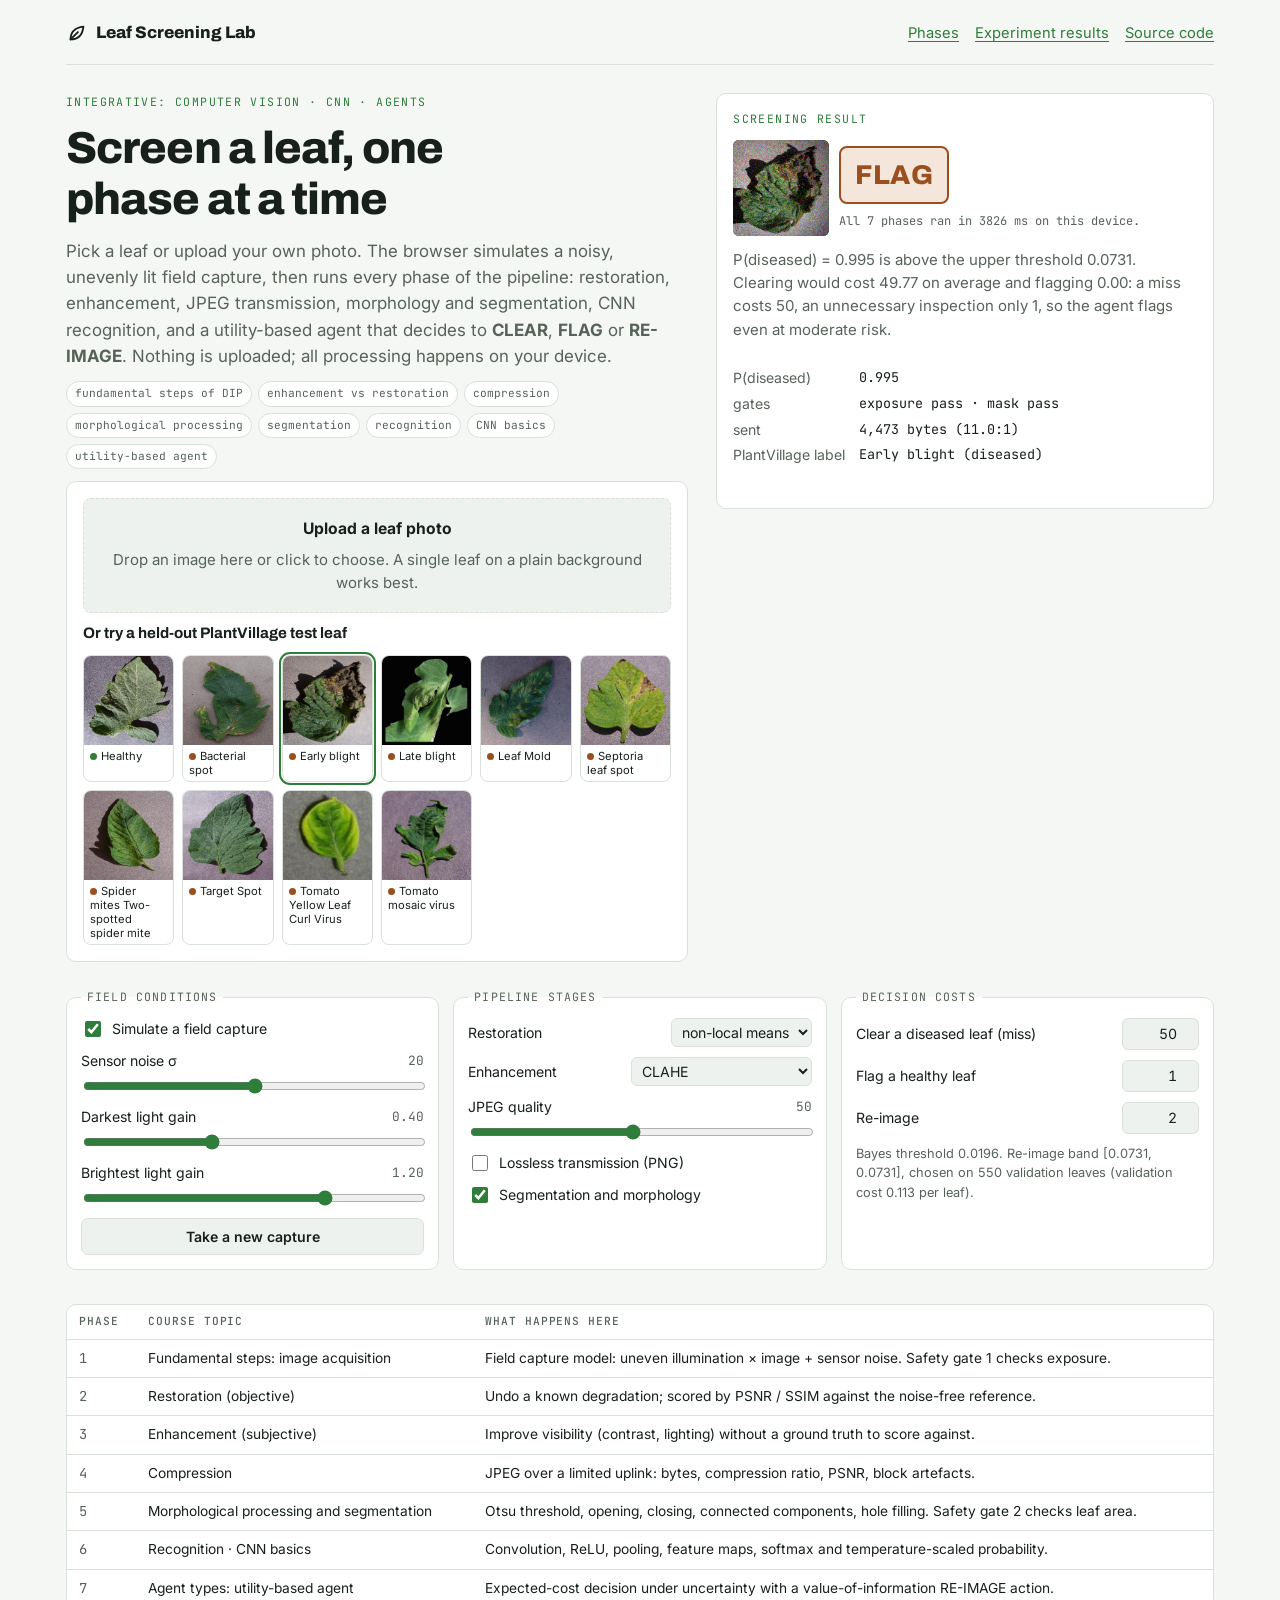
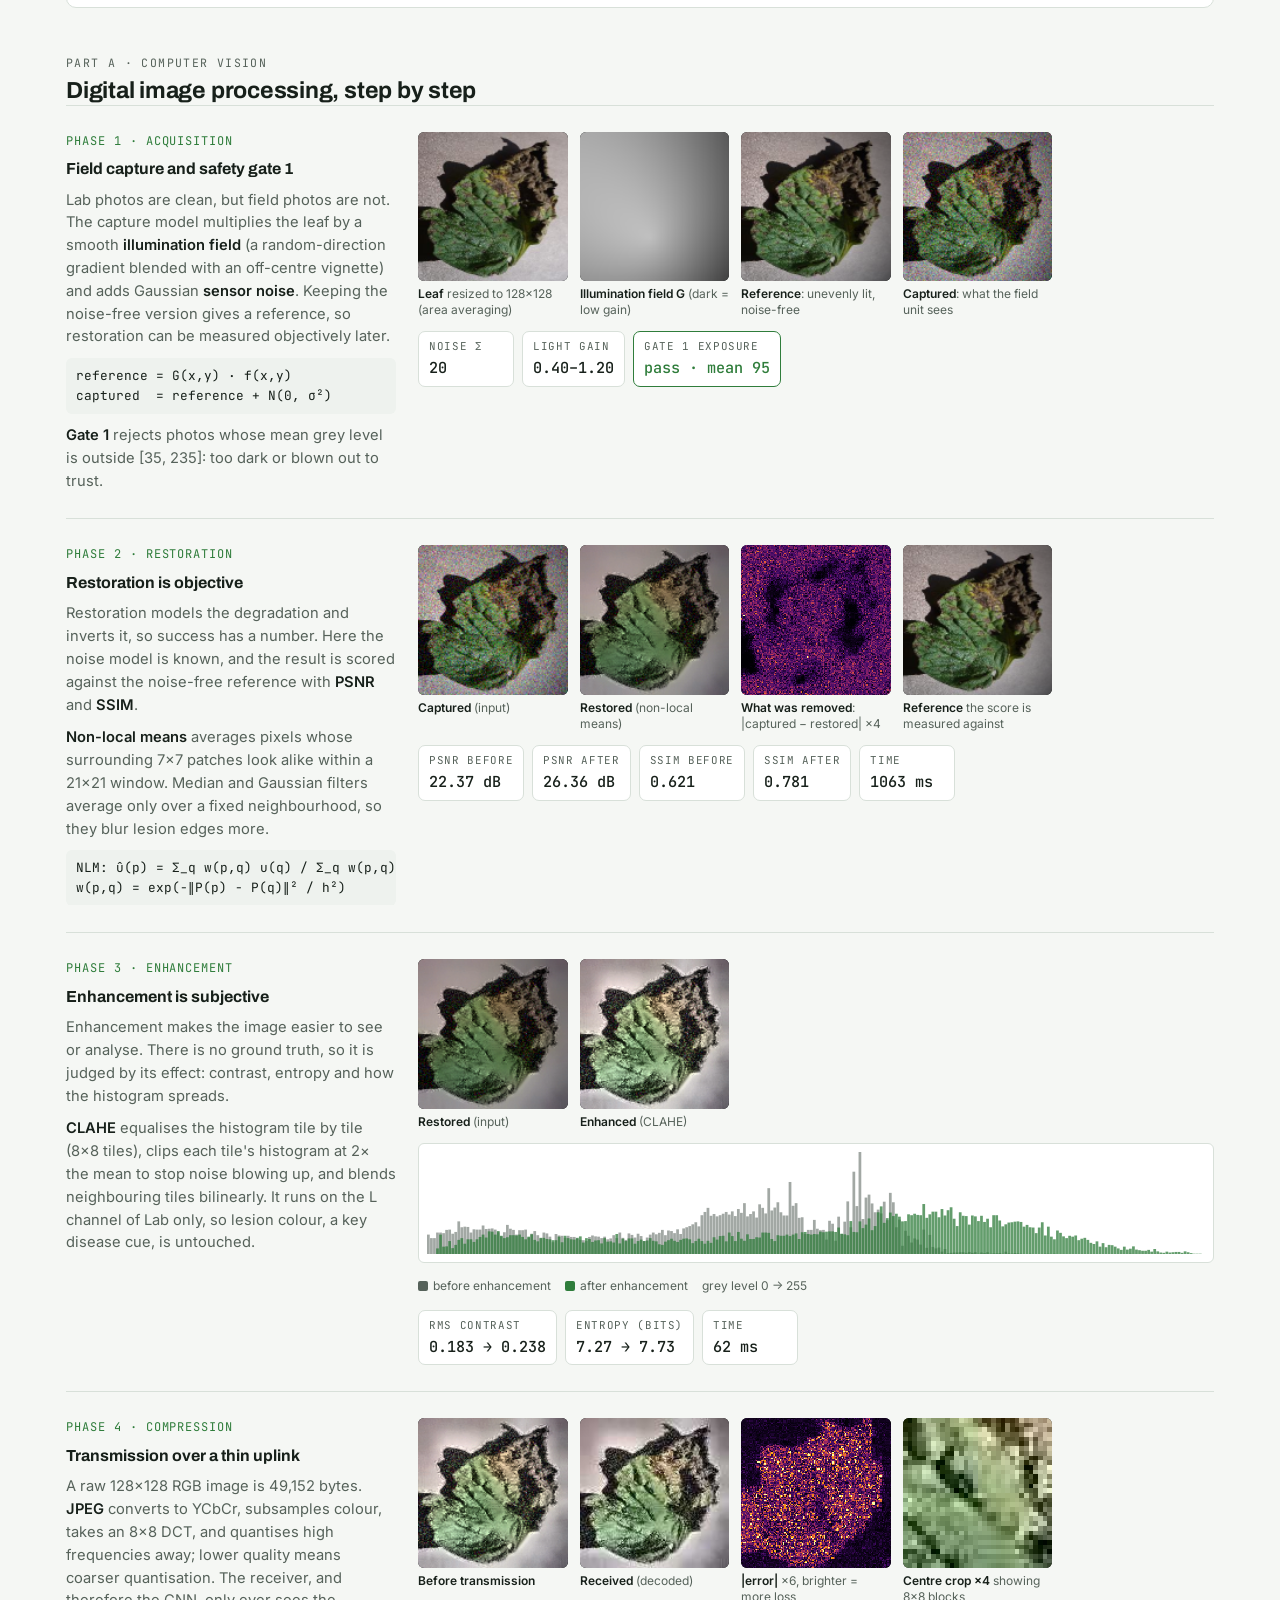
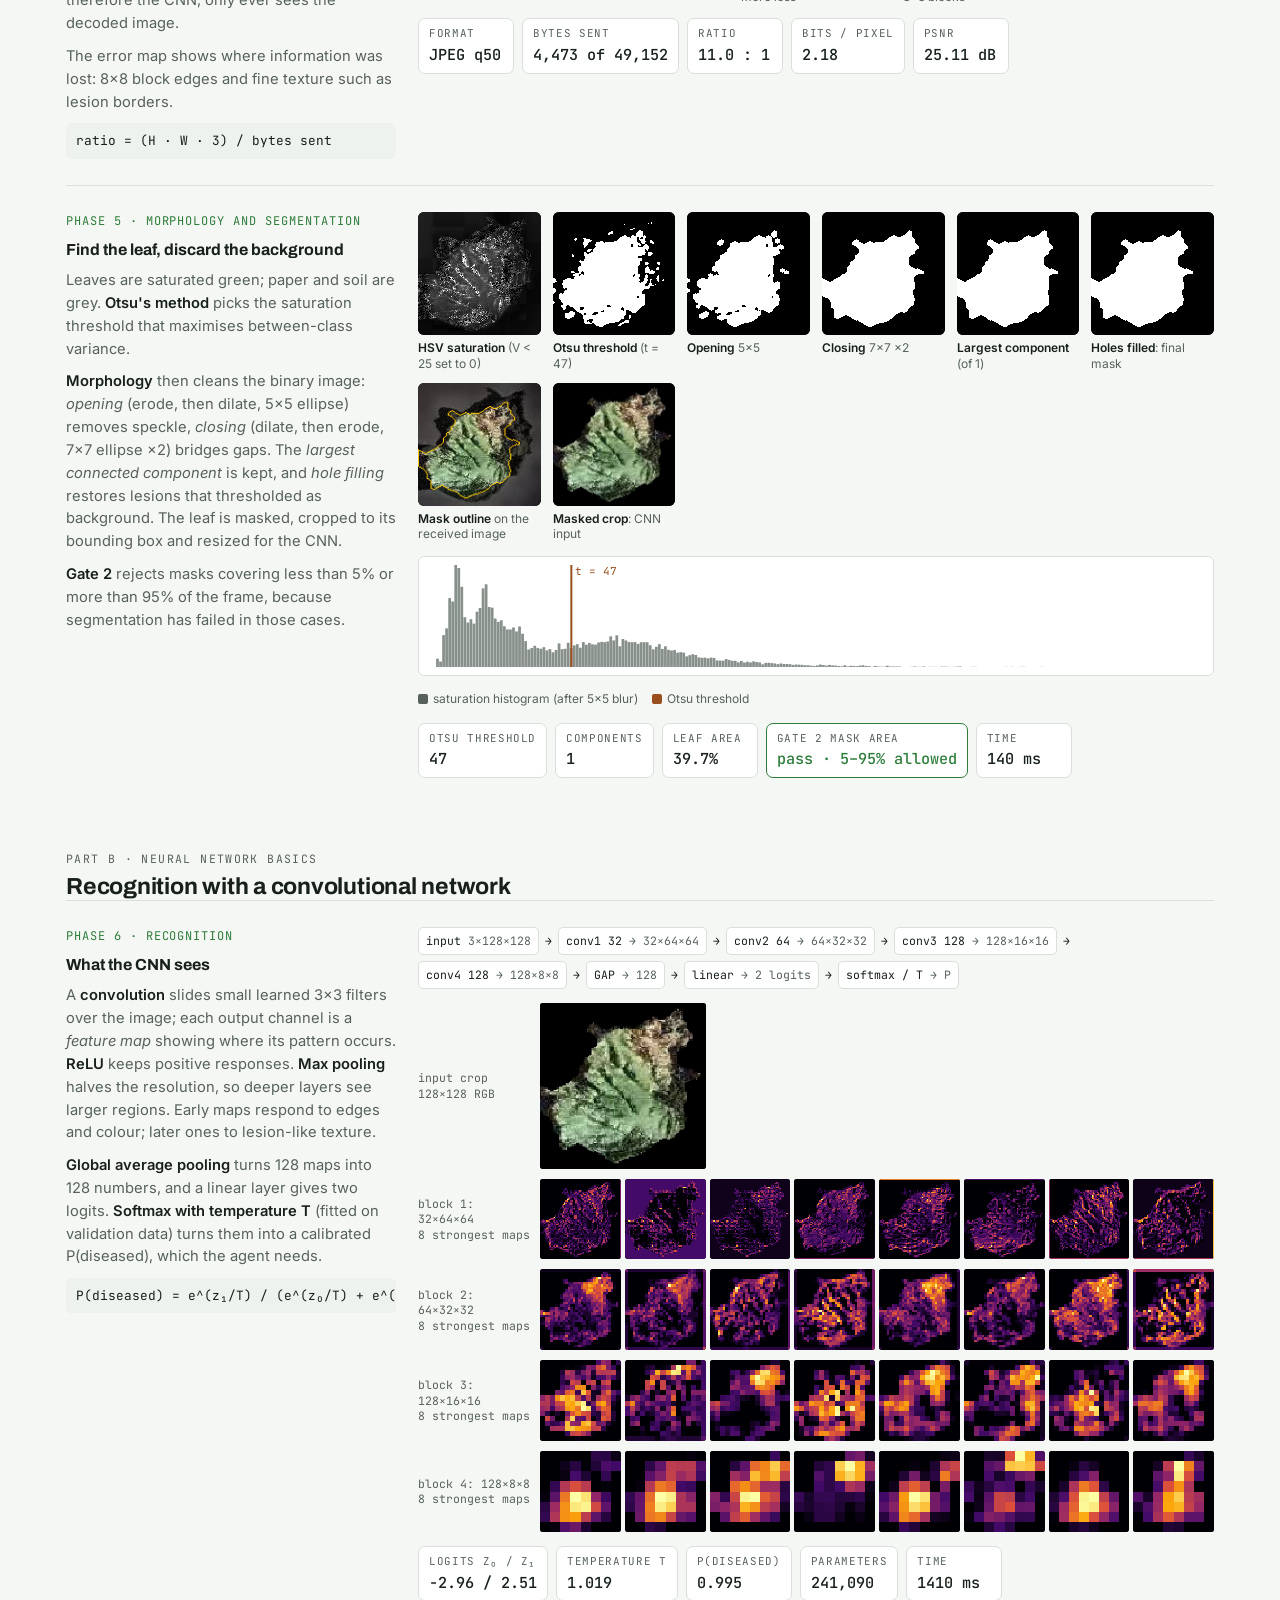
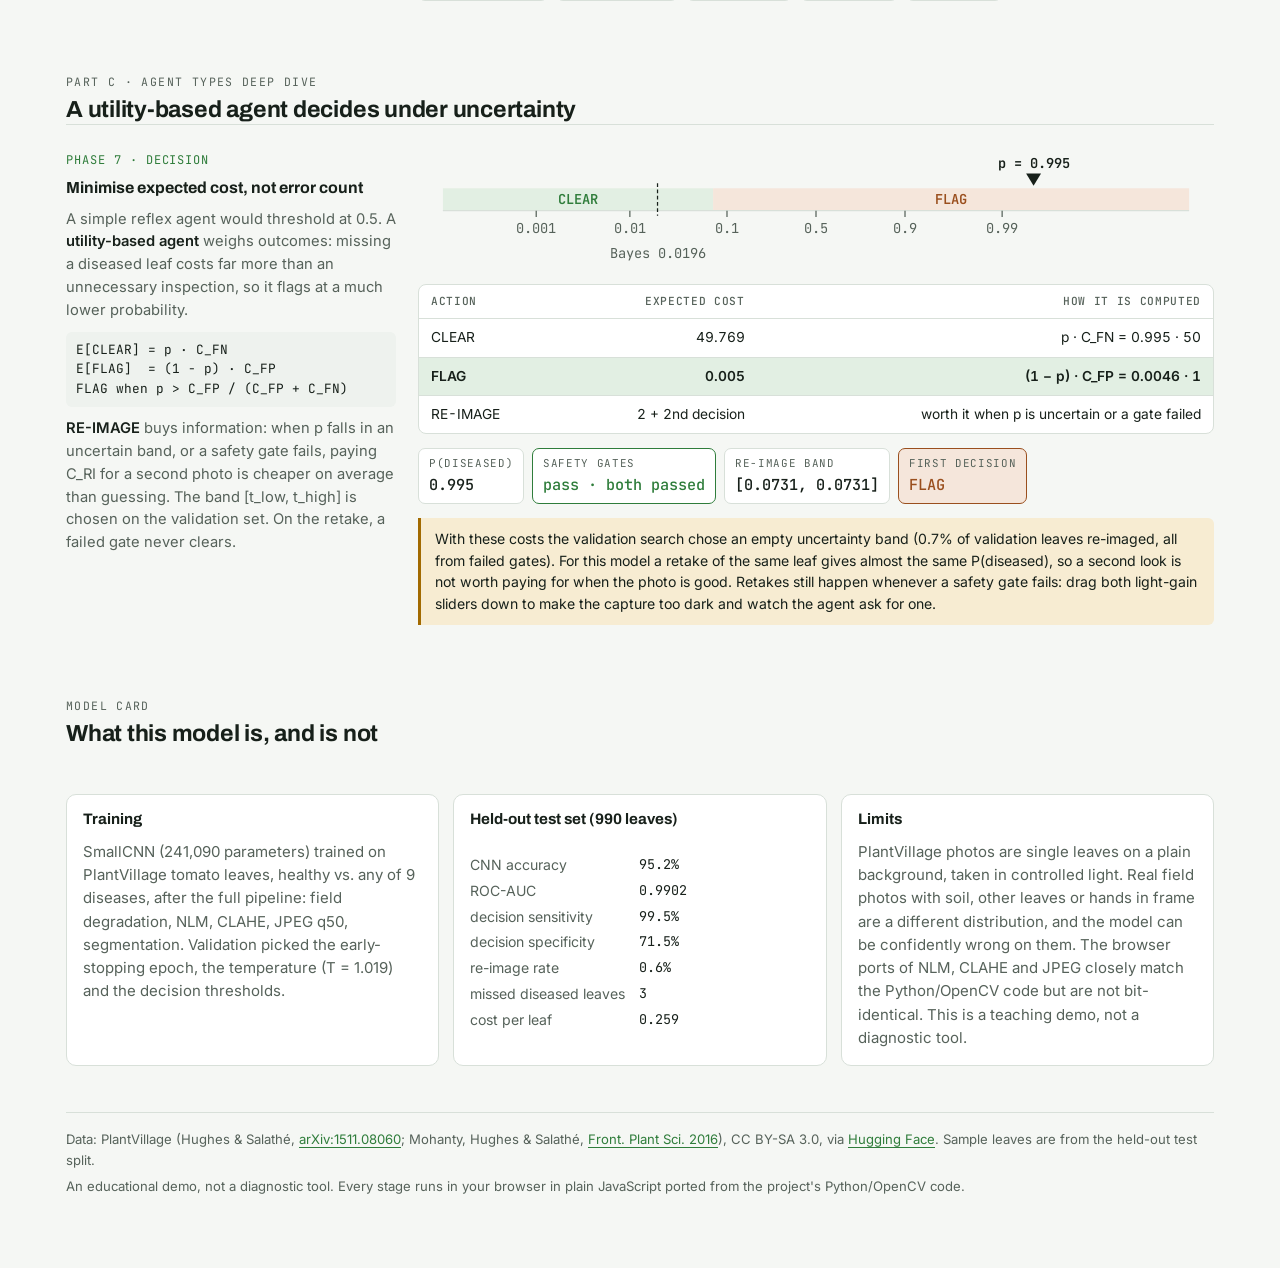
<file: docs/index.html>
<!doctype html>
<html lang="en">
<head>
<meta charset="utf-8">
<meta name="viewport" content="width=device-width, initial-scale=1, viewport-fit=cover">
<title>Leaf Screening Lab</title>
<meta name="description" content="Screen a leaf photo step by step in your browser: restoration, enhancement, JPEG compression, morphology, segmentation, a CNN and a utility-based CLEAR / FLAG / RE-IMAGE agent.">
<link rel="preconnect" href="https://fonts.googleapis.com">
<link rel="preconnect" href="https://fonts.gstatic.com" crossorigin>
<link rel="stylesheet" href="https://fonts.googleapis.com/css2?family=Archivo:wght@500;700;800&family=Inter:wght@400;500;600&family=JetBrains+Mono:wght@400;500&display=swap">
<link rel="stylesheet" href="css/app.css">
<link rel="icon" href="data:image/svg+xml,%3Csvg xmlns='http://www.w3.org/2000/svg' viewBox='0 0 24 24'%3E%3Cpath d='M5 19c0-8 5-13 14-14-1 9-6 14-14 14z' fill='%232f7d3b'/%3E%3C/svg%3E">
</head>
<body>
<div class="wrap">

<div class="top">
  <div class="brand">
    <svg viewBox="0 0 24 24" aria-hidden="true"><path d="M5 19c0-8 5-13 14-14-1 9-6 14-14 14z" fill="none" stroke="currentColor" stroke-width="2" stroke-linejoin="round"/><path d="M5 19 13 11" stroke="currentColor" stroke-width="2" stroke-linecap="round"/></svg>
    Leaf Screening Lab
  </div>
  <nav>
    <a href="#phase-1">Phases</a>
    <a href="results.html">Experiment results</a>
    <a href="https://github.com/sanskrit-adk/plant-screening-pipeline" target="_blank" rel="noopener">Source code</a>
  </nav>
</div>

<!-- ============================ Workbench ============================ -->
<section class="hero">
  <div class="intro">
    <span class="eyebrow">Integrative: computer vision · CNN · agents</span>
    <h1>Screen a leaf, one phase at a time</h1>
    <p class="lede">Pick a leaf or upload your own photo. The browser simulates a noisy, unevenly lit field capture, then runs every phase of the pipeline: restoration, enhancement, JPEG transmission, morphology and segmentation, CNN recognition, and a utility-based agent that decides to <strong>CLEAR</strong>, <strong>FLAG</strong> or <strong>RE-IMAGE</strong>. Nothing is uploaded; all processing happens on your device.</p>
    <div class="topics">
      <span class="topic">fundamental steps of DIP</span><span class="topic">enhancement vs restoration</span>
      <span class="topic">compression</span><span class="topic">morphological processing</span>
      <span class="topic">segmentation</span><span class="topic">recognition</span>
      <span class="topic">CNN basics</span><span class="topic">utility-based agent</span>
    </div>

    <div class="panel">
      <label class="drop" id="drop" for="file">
        <input type="file" id="file" accept="image/*">
        <strong>Upload a leaf photo</strong>
        <span class="muted">Drop an image here or click to choose. A single leaf on a plain background works best.</span>
      </label>
      <h3>Or try a held-out PlantVillage test leaf</h3>
      <div class="samples" id="samples"></div>
    </div>
  </div>

  <aside class="panel verdict" aria-live="polite">
    <span class="eyebrow">Screening result</span>
    <div class="preview">
      <canvas id="v-thumb" width="128" height="128" aria-label="Captured leaf"></canvas>
      <div style="display:flex;flex-direction:column;gap:8px;min-width:0">
        <span class="badge idle" id="v-badge">Waiting</span>
        <span class="status" id="v-status">Loading the model…</span>
      </div>
    </div>
    <p id="v-reason" class="muted">Choose a leaf to start.</p>
    <dl class="kv" id="v-kv"></dl>
    <div id="v-second"></div>
  </aside>
</section>

<!-- ============================ Controls ============================ -->
<div class="controls">
  <fieldset>
    <legend>Field conditions</legend>
    <label class="check"><input type="checkbox" id="c-sim" checked> Simulate a field capture</label>
    <div class="row"><label for="c-sigma">Sensor noise σ</label><output id="o-sigma">20</output><input type="range" id="c-sigma" min="0" max="40" step="1" value="20"></div>
    <div class="row"><label for="c-imin">Darkest light gain</label><output id="o-imin">0.40</output><input type="range" id="c-imin" min="0.05" max="1" step="0.01" value="0.4"></div>
    <div class="row"><label for="c-imax">Brightest light gain</label><output id="o-imax">1.20</output><input type="range" id="c-imax" min="0.2" max="1.6" step="0.01" value="1.2"></div>
    <button class="btn" id="c-reroll" type="button">Take a new capture</button>
  </fieldset>
  <fieldset>
    <legend>Pipeline stages</legend>
    <div class="row"><label for="c-restore">Restoration</label>
      <select id="c-restore"><option value="none">off</option><option value="gaussian">Gaussian 5×5</option><option value="median">median 5×5</option><option value="bilateral">bilateral</option><option value="nlm" selected>non-local means</option></select></div>
    <div class="row"><label for="c-enhance">Enhancement</label>
      <select id="c-enhance"><option value="none">off</option><option value="clahe" selected>CLAHE</option><option value="histeq">histogram equalisation</option><option value="gamma">gamma 0.7</option></select></div>
    <div class="row"><label for="c-q">JPEG quality</label><output id="o-q">50</output><input type="range" id="c-q" min="5" max="100" step="1" value="50"></div>
    <label class="check"><input type="checkbox" id="c-lossless"> Lossless transmission (PNG)</label>
    <label class="check"><input type="checkbox" id="c-seg" checked> Segmentation and morphology</label>
  </fieldset>
  <fieldset>
    <legend>Decision costs</legend>
    <div class="row"><label for="c-fn">Clear a diseased leaf (miss)</label><input type="number" id="c-fn" min="1" max="1000" step="1" value="50"></div>
    <div class="row"><label for="c-fp">Flag a healthy leaf</label><input type="number" id="c-fp" min="0.1" max="100" step="0.1" value="1"></div>
    <div class="row"><label for="c-ri">Re-image</label><input type="number" id="c-ri" min="0" max="100" step="0.1" value="2"></div>
    <p class="muted" style="font-size:0.8rem" id="o-thr">Thresholds are re-chosen on the validation set whenever the costs change.</p>
  </fieldset>
</div>

<!-- ============================ Course map ============================ -->
<div class="map">
  <table>
    <thead><tr><th>Phase</th><th>Course topic</th><th>What happens here</th></tr></thead>
    <tbody>
      <tr><td>1</td><td>Fundamental steps: image acquisition</td><td>Field capture model: uneven illumination × image + sensor noise. Safety gate 1 checks exposure.</td></tr>
      <tr><td>2</td><td>Restoration (objective)</td><td>Undo a known degradation; scored by PSNR / SSIM against the noise-free reference.</td></tr>
      <tr><td>3</td><td>Enhancement (subjective)</td><td>Improve visibility (contrast, lighting) without a ground truth to score against.</td></tr>
      <tr><td>4</td><td>Compression</td><td>JPEG over a limited uplink: bytes, compression ratio, PSNR, block artefacts.</td></tr>
      <tr><td>5</td><td>Morphological processing and segmentation</td><td>Otsu threshold, opening, closing, connected components, hole filling. Safety gate 2 checks leaf area.</td></tr>
      <tr><td>6</td><td>Recognition · CNN basics</td><td>Convolution, ReLU, pooling, feature maps, softmax and temperature-scaled probability.</td></tr>
      <tr><td>7</td><td>Agent types: utility-based agent</td><td>Expected-cost decision under uncertainty with a value-of-information RE-IMAGE action.</td></tr>
    </tbody>
  </table>
</div>

<!-- ============================ Part A: computer vision ============================ -->
<div class="part">
  <span class="eyebrow">Part A · Computer vision</span>
  <h2>Digital image processing, step by step</h2>
</div>

<section class="phase" id="phase-1">
  <div class="txt">
    <span class="num">PHASE 1 · ACQUISITION</span>
    <h3>Field capture and safety gate 1</h3>
    <p>Lab photos are clean, but field photos are not. The capture model multiplies the leaf by a smooth <strong>illumination field</strong> (a random-direction gradient blended with an off-centre vignette) and adds Gaussian <strong>sensor noise</strong>. Keeping the noise-free version gives a reference, so restoration can be measured objectively later.</p>
    <div class="formula">reference = G(x,y) · f(x,y)
captured  = reference + N(0, σ²)</div>
    <p><strong>Gate 1</strong> rejects photos whose mean grey level is outside [35, 235]: too dark or blown out to trust.</p>
  </div>
  <div class="viz">
    <div class="plates">
      <figure class="pl"><canvas id="p1-clean" width="128" height="128" class="smooth"></canvas><figcaption><b>Leaf</b> resized to 128×128 (area averaging)</figcaption></figure>
      <figure class="pl"><canvas id="p1-illum" width="128" height="128"></canvas><figcaption><b>Illumination field G</b> (dark = low gain)</figcaption></figure>
      <figure class="pl"><canvas id="p1-ref" width="128" height="128" class="smooth"></canvas><figcaption><b>Reference</b>: unevenly lit, noise-free</figcaption></figure>
      <figure class="pl"><canvas id="p1-cap" width="128" height="128" class="smooth"></canvas><figcaption><b>Captured</b>: what the field unit sees</figcaption></figure>
    </div>
    <div class="chips" id="p1-chips"></div>
  </div>
</section>

<section class="phase" id="phase-2">
  <div class="txt">
    <span class="num">PHASE 2 · RESTORATION</span>
    <h3>Restoration is objective</h3>
    <p>Restoration models the degradation and inverts it, so success has a number. Here the noise model is known, and the result is scored against the noise-free reference with <strong>PSNR</strong> and <strong>SSIM</strong>.</p>
    <p><strong>Non-local means</strong> averages pixels whose surrounding 7×7 patches look alike within a 21×21 window. Median and Gaussian filters average only over a fixed neighbourhood, so they blur lesion edges more.</p>
    <div class="formula">NLM: û(p) = Σ_q w(p,q) u(q) / Σ_q w(p,q)
w(p,q) = exp(−‖P(p) − P(q)‖² / h²)</div>
  </div>
  <div class="viz">
    <div class="plates">
      <figure class="pl"><canvas id="p2-in" width="128" height="128" class="smooth"></canvas><figcaption><b>Captured</b> (input)</figcaption></figure>
      <figure class="pl"><canvas id="p2-out" width="128" height="128" class="smooth"></canvas><figcaption><b>Restored</b> <span id="p2-method"></span></figcaption></figure>
      <figure class="pl"><canvas id="p2-removed" width="128" height="128"></canvas><figcaption><b>What was removed</b>: |captured − restored| ×4</figcaption></figure>
      <figure class="pl"><canvas id="p2-ref" width="128" height="128" class="smooth"></canvas><figcaption><b>Reference</b> the score is measured against</figcaption></figure>
    </div>
    <div class="chips" id="p2-chips"></div>
  </div>
</section>

<section class="phase" id="phase-3">
  <div class="txt">
    <span class="num">PHASE 3 · ENHANCEMENT</span>
    <h3>Enhancement is subjective</h3>
    <p>Enhancement makes the image easier to see or analyse. There is no ground truth, so it is judged by its effect: contrast, entropy and how the histogram spreads.</p>
    <p><strong>CLAHE</strong> equalises the histogram tile by tile (8×8 tiles), clips each tile's histogram at 2× the mean to stop noise blowing up, and blends neighbouring tiles bilinearly. It runs on the L channel of Lab only, so lesion colour, a key disease cue, is untouched.</p>
  </div>
  <div class="viz">
    <div class="plates">
      <figure class="pl"><canvas id="p3-in" width="128" height="128" class="smooth"></canvas><figcaption><b>Restored</b> (input)</figcaption></figure>
      <figure class="pl"><canvas id="p3-out" width="128" height="128" class="smooth"></canvas><figcaption><b>Enhanced</b> <span id="p3-method"></span></figcaption></figure>
    </div>
    <canvas class="chart" id="p3-hist" width="720" height="120" aria-label="Grey-level histogram before and after enhancement"></canvas>
    <div class="legend2"><span><i style="background:var(--muted)"></i>before enhancement</span><span><i style="background:var(--leaf)"></i>after enhancement</span><span>grey level 0 → 255</span></div>
    <div class="chips" id="p3-chips"></div>
  </div>
</section>

<section class="phase" id="phase-4">
  <div class="txt">
    <span class="num">PHASE 4 · COMPRESSION</span>
    <h3>Transmission over a thin uplink</h3>
    <p>A raw 128×128 RGB image is 49,152 bytes. <strong>JPEG</strong> converts to YCbCr, subsamples colour, takes an 8×8 DCT, and quantises high frequencies away; lower quality means coarser quantisation. The receiver, and therefore the CNN, only ever sees the decoded image.</p>
    <p>The error map shows where information was lost: 8×8 block edges and fine texture such as lesion borders.</p>
    <div class="formula">ratio = (H · W · 3) / bytes sent</div>
  </div>
  <div class="viz">
    <div class="plates">
      <figure class="pl"><canvas id="p4-in" width="128" height="128" class="smooth"></canvas><figcaption><b>Before transmission</b></figcaption></figure>
      <figure class="pl"><canvas id="p4-out" width="128" height="128" class="smooth"></canvas><figcaption><b>Received</b> (decoded)</figcaption></figure>
      <figure class="pl"><canvas id="p4-err" width="128" height="128"></canvas><figcaption><b>|error|</b> ×6, brighter = more loss</figcaption></figure>
      <figure class="pl"><canvas id="p4-zoom" width="128" height="128"></canvas><figcaption><b>Centre crop ×4</b> showing 8×8 blocks</figcaption></figure>
    </div>
    <div class="chips" id="p4-chips"></div>
  </div>
</section>

<section class="phase" id="phase-5">
  <div class="txt">
    <span class="num">PHASE 5 · MORPHOLOGY AND SEGMENTATION</span>
    <h3>Find the leaf, discard the background</h3>
    <p>Leaves are saturated green; paper and soil are grey. <strong>Otsu's method</strong> picks the saturation threshold that maximises between-class variance.</p>
    <p><strong>Morphology</strong> then cleans the binary image: <em>opening</em> (erode, then dilate, 5×5 ellipse) removes speckle, <em>closing</em> (dilate, then erode, 7×7 ellipse ×2) bridges gaps. The <em>largest connected component</em> is kept, and <em>hole filling</em> restores lesions that thresholded as background. The leaf is masked, cropped to its bounding box and resized for the CNN.</p>
    <p><strong>Gate 2</strong> rejects masks covering less than 5% or more than 95% of the frame, because segmentation has failed in those cases.</p>
  </div>
  <div class="viz">
    <div class="plates wide">
      <figure class="pl"><canvas id="p5-sat" width="128" height="128"></canvas><figcaption><b>HSV saturation</b> (V &lt; 25 set to 0)</figcaption></figure>
      <figure class="pl"><canvas id="p5-bin" width="128" height="128"></canvas><figcaption><b>Otsu threshold</b> <span id="p5-t"></span></figcaption></figure>
      <figure class="pl"><canvas id="p5-open" width="128" height="128"></canvas><figcaption><b>Opening</b> 5×5</figcaption></figure>
      <figure class="pl"><canvas id="p5-close" width="128" height="128"></canvas><figcaption><b>Closing</b> 7×7 ×2</figcaption></figure>
      <figure class="pl"><canvas id="p5-cc" width="128" height="128"></canvas><figcaption><b>Largest component</b> <span id="p5-ncc"></span></figcaption></figure>
      <figure class="pl"><canvas id="p5-fill" width="128" height="128"></canvas><figcaption><b>Holes filled</b>: final mask</figcaption></figure>
      <figure class="pl"><canvas id="p5-overlay" width="128" height="128" class="smooth"></canvas><figcaption><b>Mask outline</b> on the received image</figcaption></figure>
      <figure class="pl"><canvas id="p5-crop" width="128" height="128" class="smooth"></canvas><figcaption><b>Masked crop</b>: CNN input</figcaption></figure>
    </div>
    <canvas class="chart" id="p5-hist" width="720" height="120" aria-label="Saturation histogram with Otsu threshold"></canvas>
    <div class="legend2"><span><i style="background:var(--muted)"></i>saturation histogram (after 5×5 blur)</span><span><i style="background:var(--lesion)"></i>Otsu threshold</span></div>
    <div class="chips" id="p5-chips"></div>
  </div>
</section>

<!-- ============================ Part B: CNN ============================ -->
<div class="part">
  <span class="eyebrow">Part B · Neural network basics</span>
  <h2>Recognition with a convolutional network</h2>
</div>

<section class="phase" id="phase-6">
  <div class="txt">
    <span class="num">PHASE 6 · RECOGNITION</span>
    <h3>What the CNN sees</h3>
    <p>A <strong>convolution</strong> slides small learned 3×3 filters over the image; each output channel is a <em>feature map</em> showing where its pattern occurs. <strong>ReLU</strong> keeps positive responses. <strong>Max pooling</strong> halves the resolution, so deeper layers see larger regions. Early maps respond to edges and colour; later ones to lesion-like texture.</p>
    <p><strong>Global average pooling</strong> turns 128 maps into 128 numbers, and a linear layer gives two logits. <strong>Softmax with temperature T</strong> (fitted on validation data) turns them into a calibrated P(diseased), which the agent needs.</p>
    <div class="formula">P(diseased) = e^(z₁/T) / (e^(z₀/T) + e^(z₁/T))</div>
  </div>
  <div class="viz">
    <div class="arch" id="p6-arch"></div>
    <div class="fmaps" id="p6-maps"></div>
    <div class="chips" id="p6-chips"></div>
  </div>
</section>

<!-- ============================ Part C: Agent ============================ -->
<div class="part">
  <span class="eyebrow">Part C · Agent types deep dive</span>
  <h2>A utility-based agent decides under uncertainty</h2>
</div>

<section class="phase" id="phase-7">
  <div class="txt">
    <span class="num">PHASE 7 · DECISION</span>
    <h3>Minimise expected cost, not error count</h3>
    <p>A simple reflex agent would threshold at 0.5. A <strong>utility-based agent</strong> weighs outcomes: missing a diseased leaf costs far more than an unnecessary inspection, so it flags at a much lower probability.</p>
    <div class="formula">E[CLEAR] = p · C_FN
E[FLAG]  = (1 − p) · C_FP
FLAG when p > C_FP / (C_FP + C_FN)</div>
    <p><strong>RE-IMAGE</strong> buys information: when p falls in an uncertain band, or a safety gate fails, paying C_RI for a second photo is cheaper on average than guessing. The band [t_low, t_high] is chosen on the validation set. On the retake, a failed gate never clears.</p>
  </div>
  <div class="viz">
    <svg class="axis" id="p7-axis" viewBox="0 0 640 96" role="img" aria-label="Decision thresholds on a log-odds probability axis"></svg>
    <div class="util"><table id="p7-table"></table></div>
    <div class="chips" id="p7-chips"></div>
  </div>
</section>

<!-- ============================ Model card ============================ -->
<div class="part">
  <span class="eyebrow">Model card</span>
  <h2>What this model is, and is not</h2>
</div>
<div class="modelcard" id="modelcard"></div>

<footer>
  <span>Data: PlantVillage (Hughes &amp; Salathé, <a href="https://arxiv.org/abs/1511.08060" target="_blank" rel="noopener">arXiv:1511.08060</a>; Mohanty, Hughes &amp; Salathé, <a href="https://doi.org/10.3389/fpls.2016.01419" target="_blank" rel="noopener">Front. Plant Sci. 2016</a>), CC BY-SA 3.0, via <a href="https://huggingface.co/datasets/mohanty/PlantVillage" target="_blank" rel="noopener">Hugging Face</a>. Sample leaves are from the held-out test split.</span>
  <span>An educational demo, not a diagnostic tool. Every stage runs in your browser in plain JavaScript ported from the project's Python/OpenCV code.</span>
</footer>
</div>
<script type="module" src="js/app.js"></script>
</body>
</html>
</file>
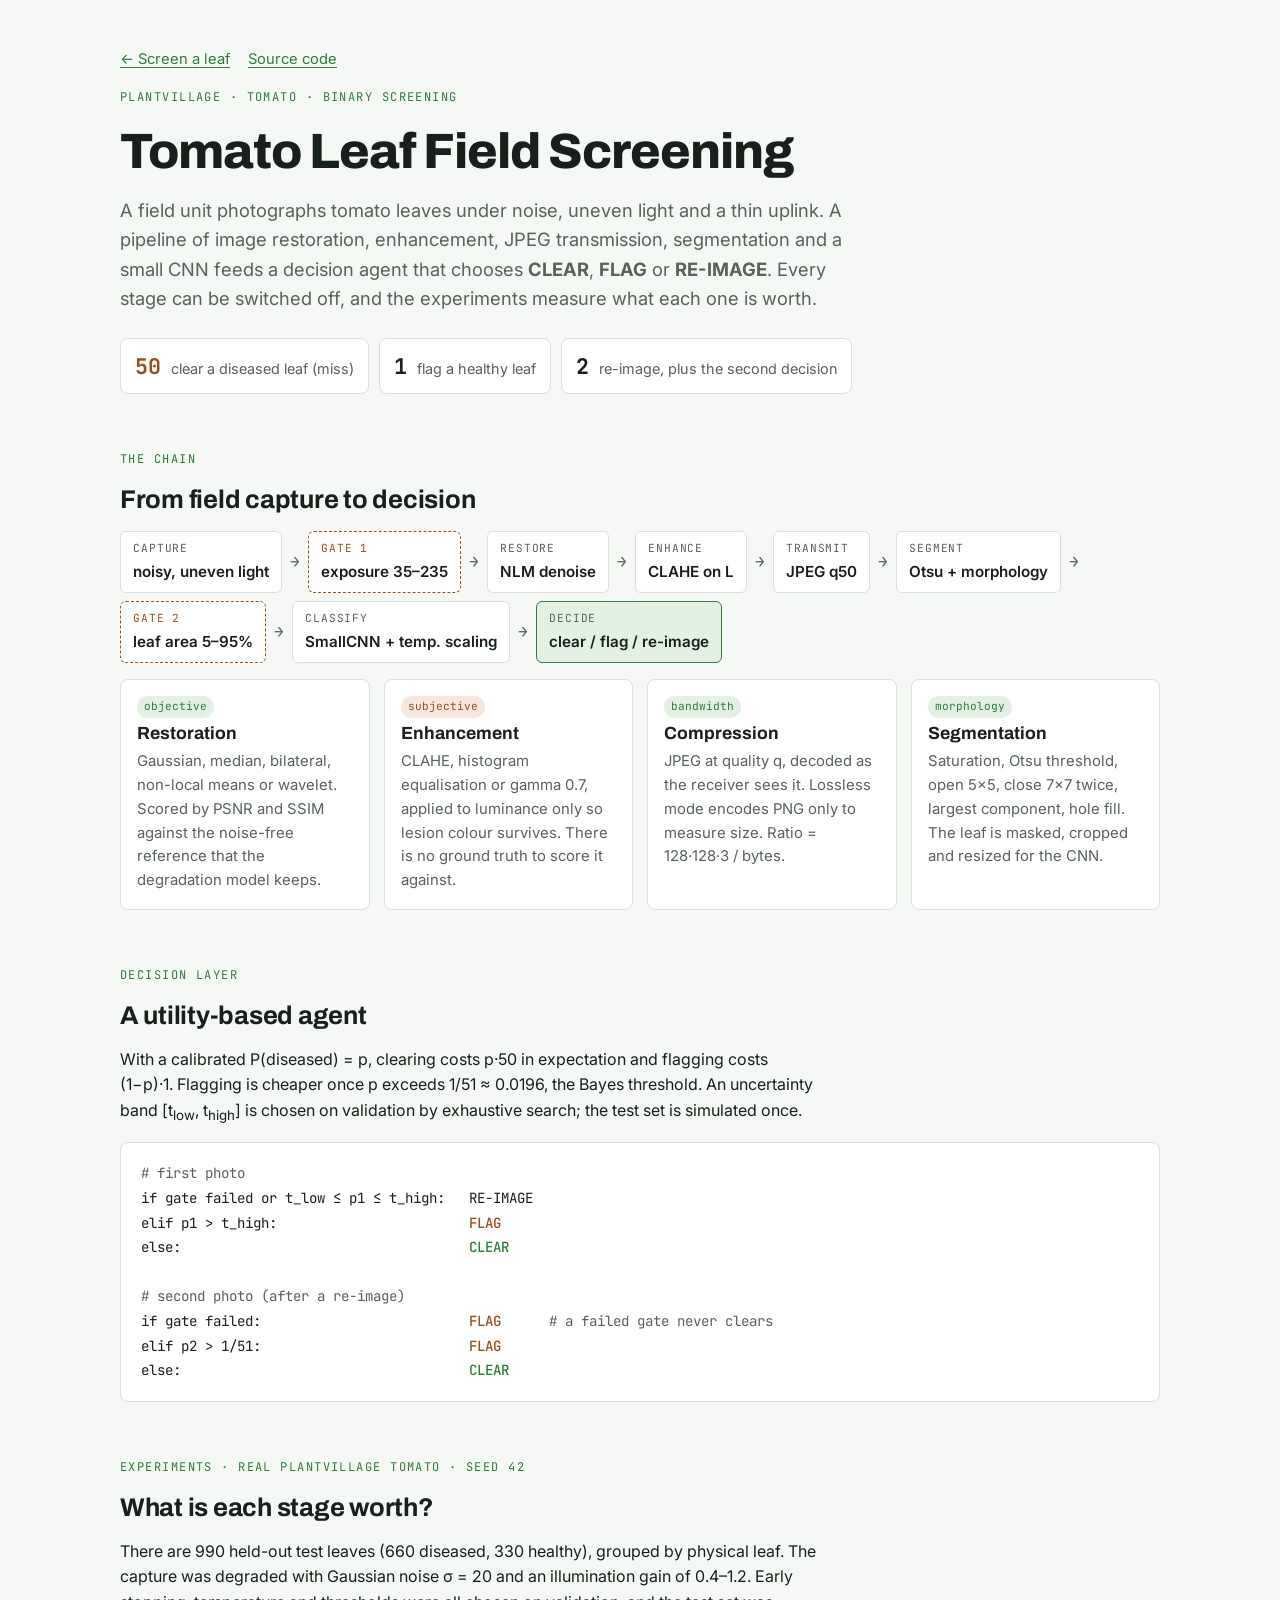
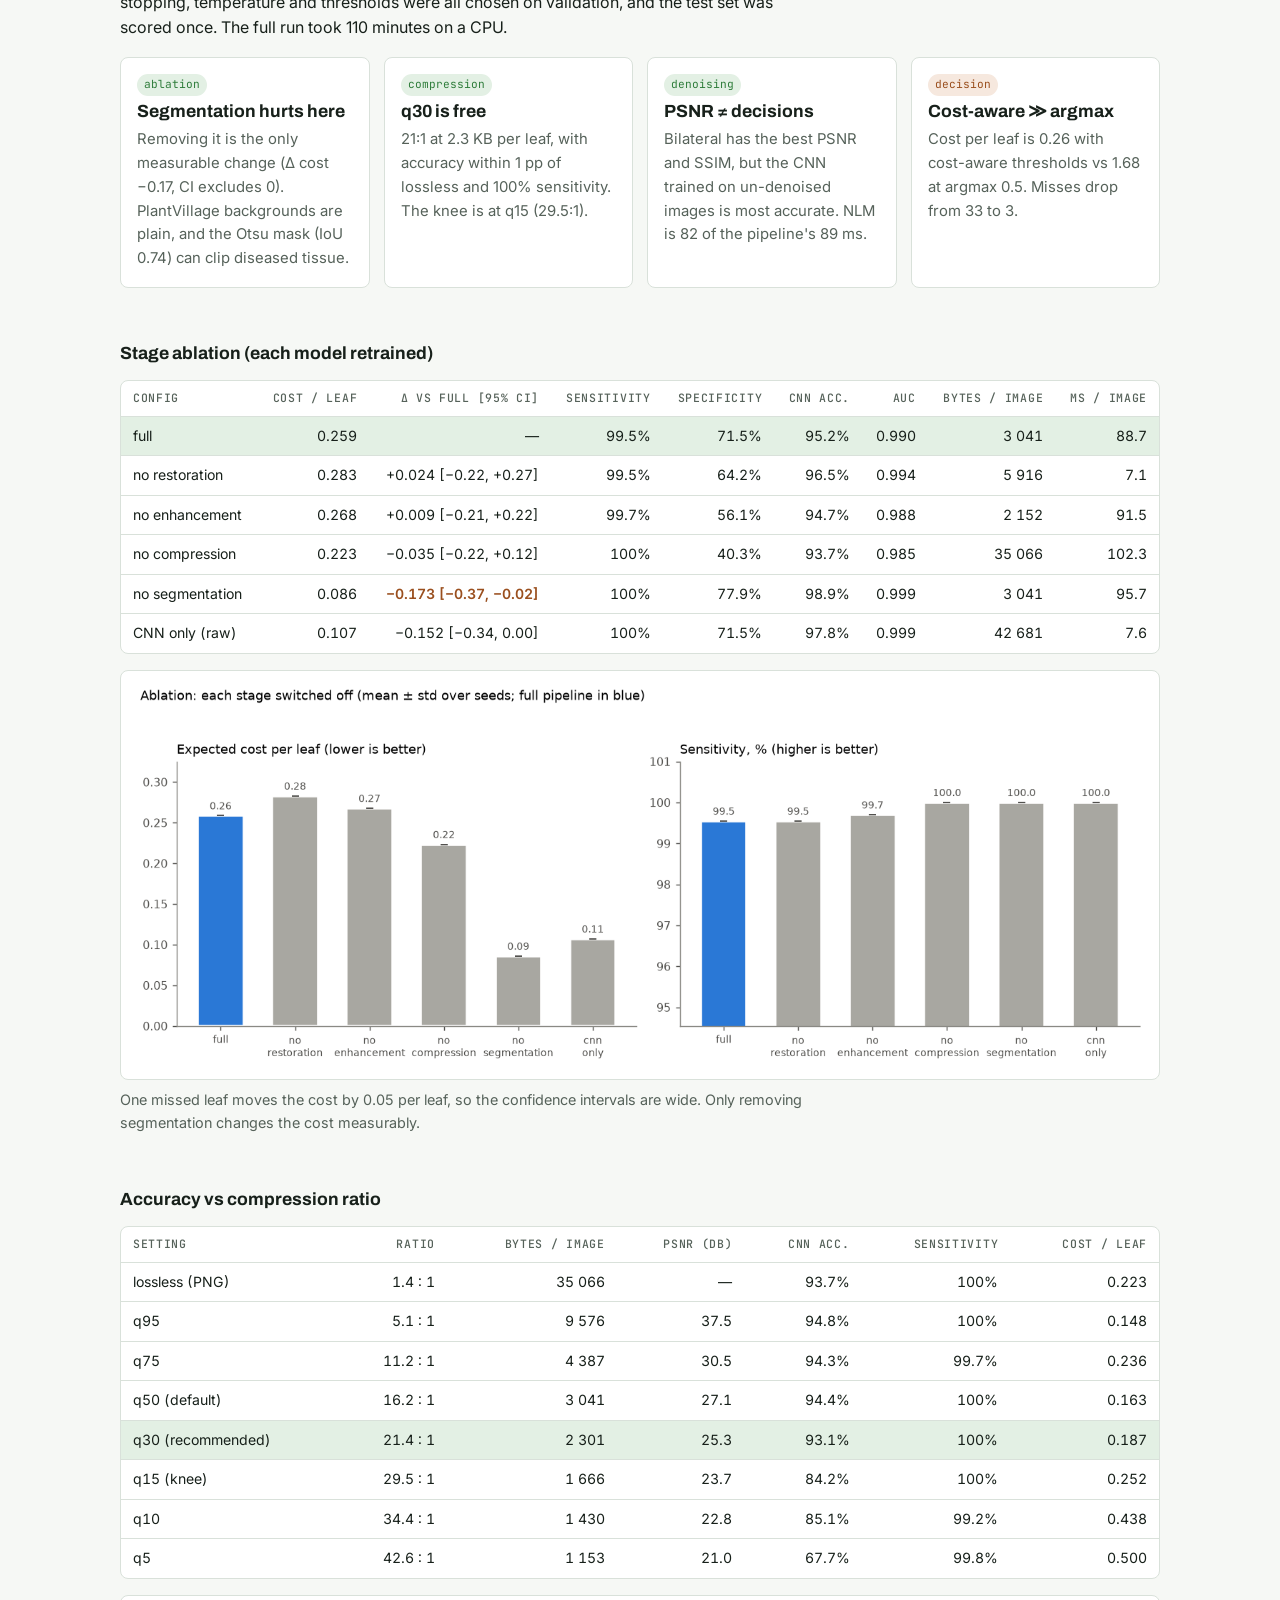
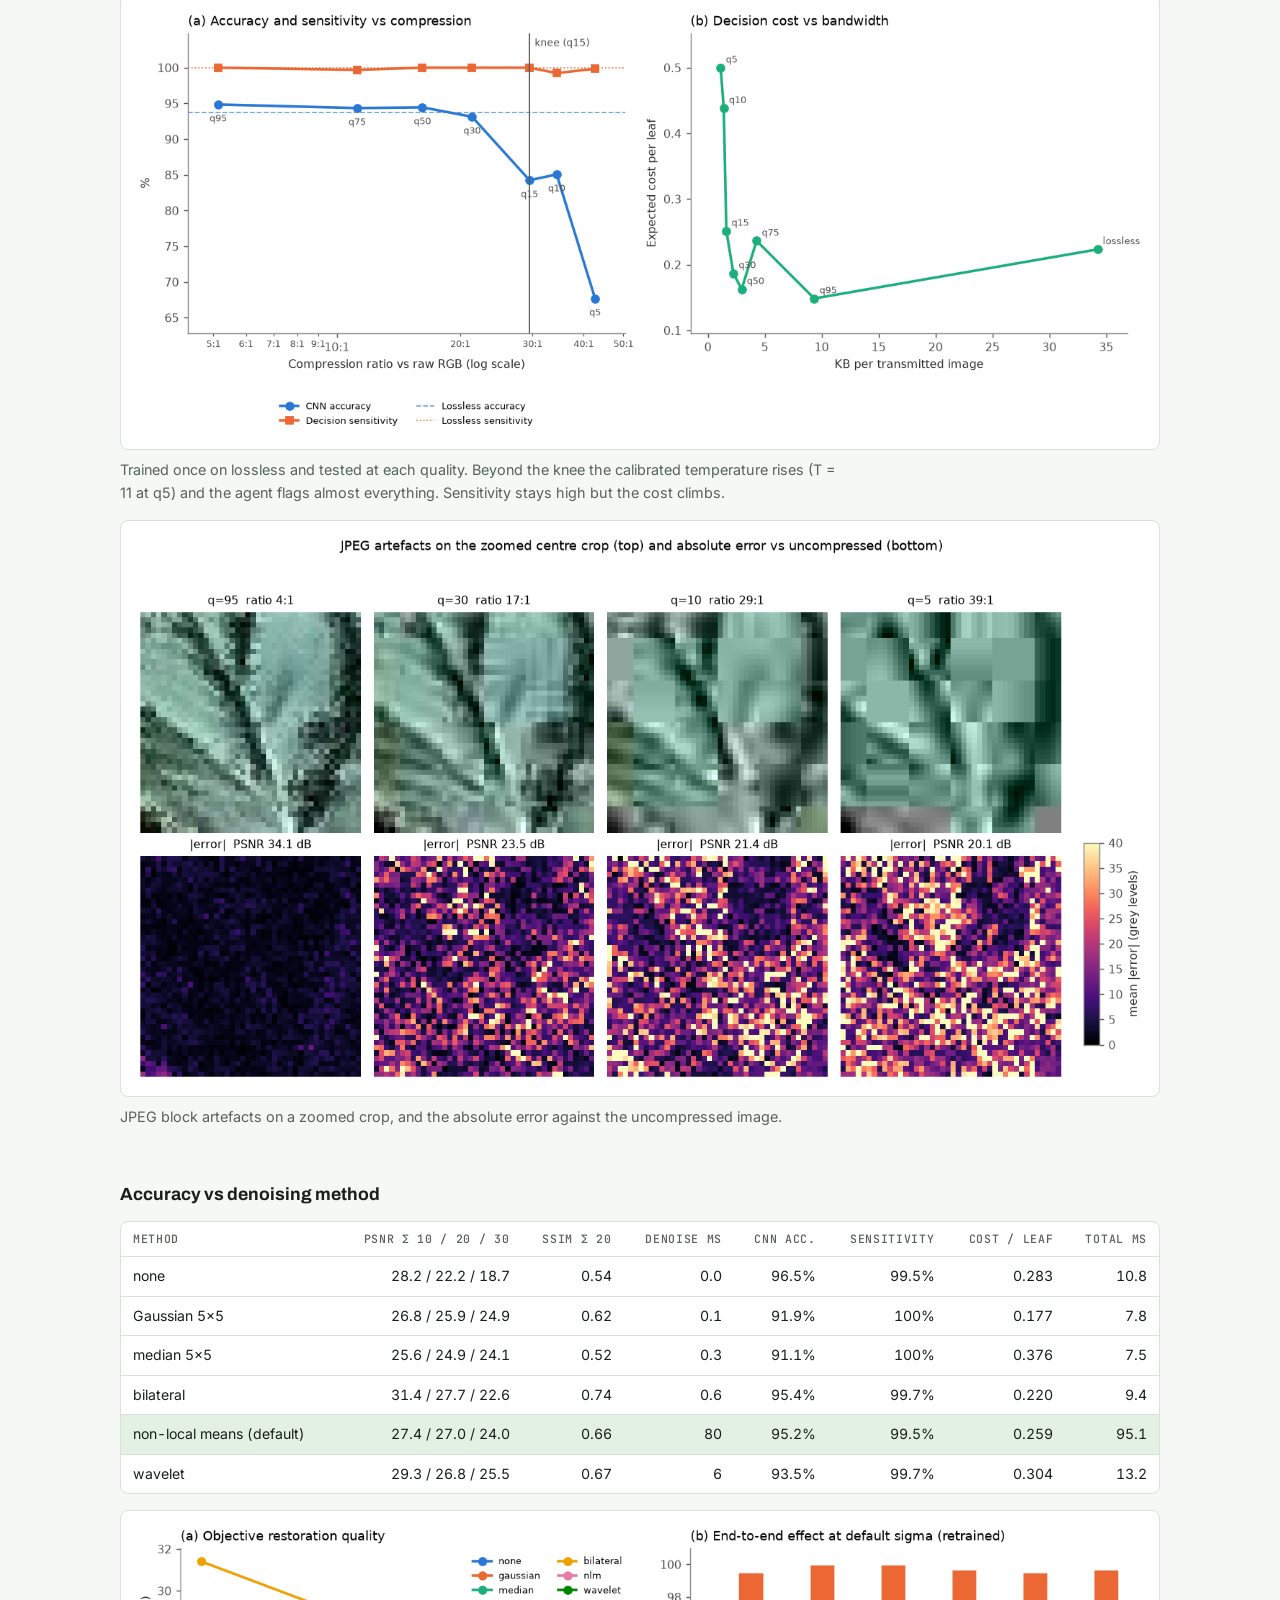
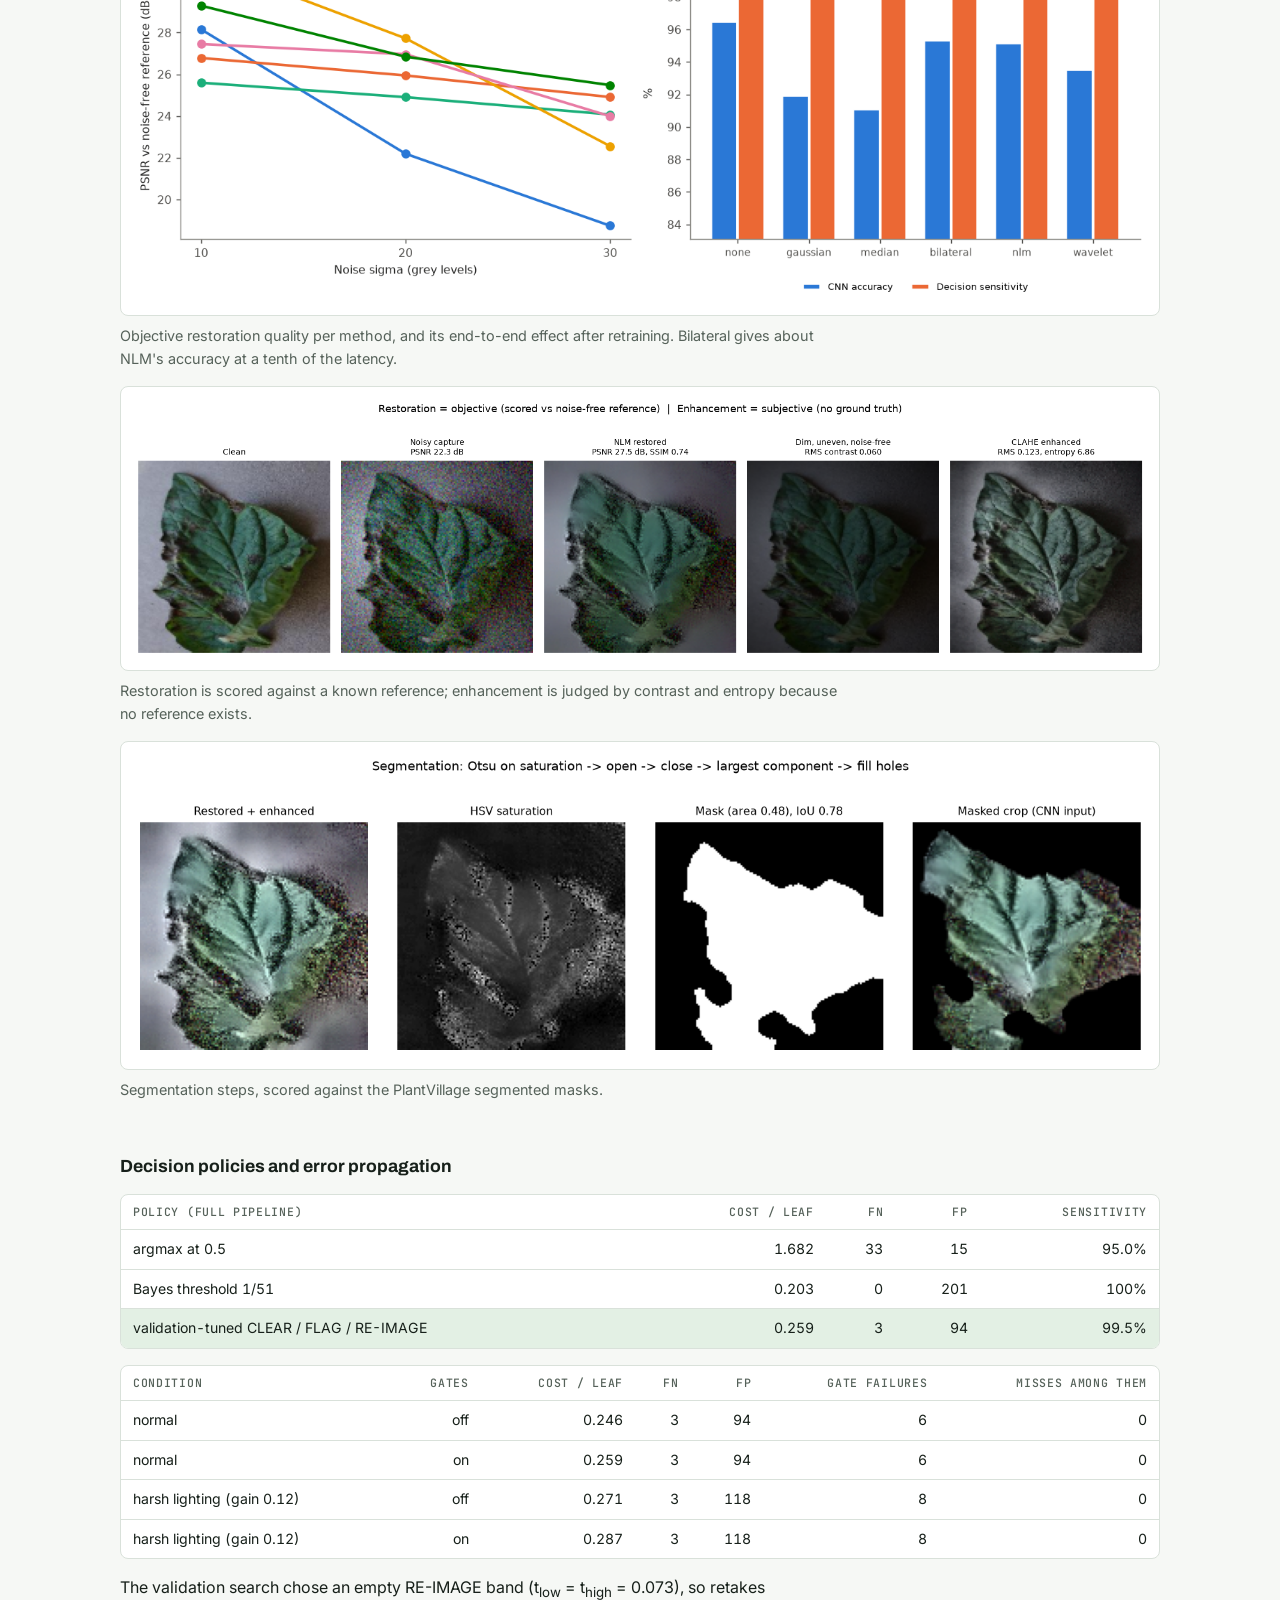
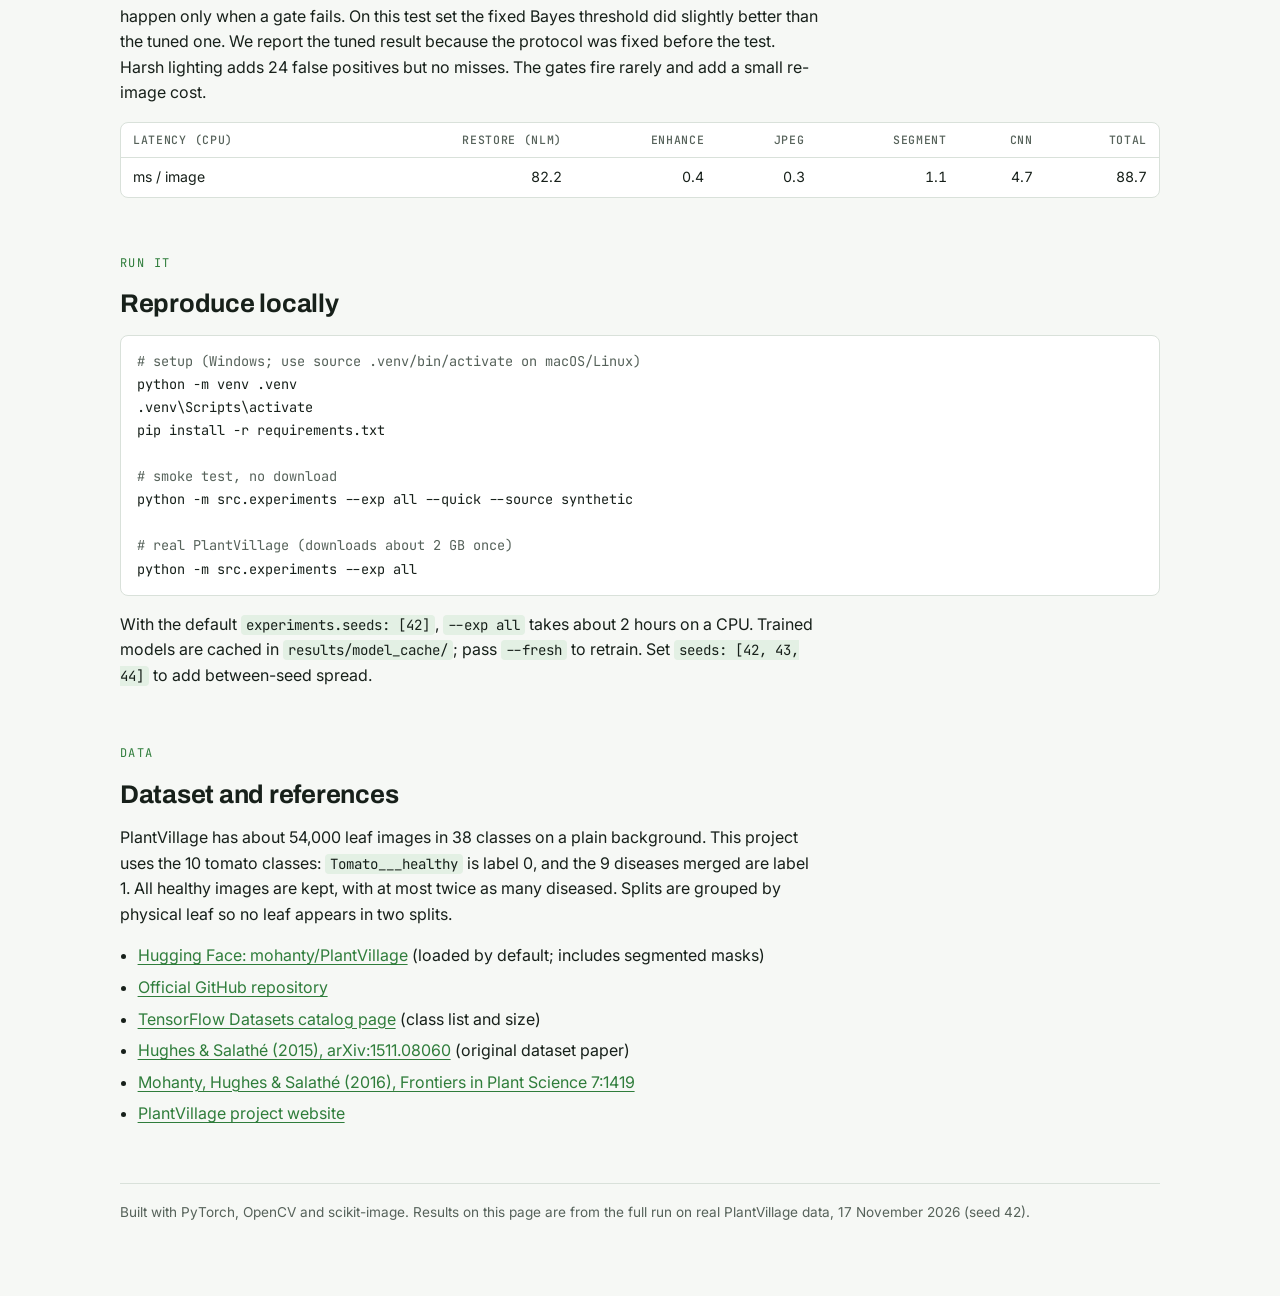
<file: docs/results.html>
<!doctype html>
<html lang="en">
<head>
<meta charset="utf-8">
<meta name="viewport" content="width=device-width, initial-scale=1, viewport-fit=cover">
<style>body{margin:0}img{max-width:100%}</style>
<title>Tomato Leaf Field Screening</title>
<link rel="icon" href="data:image/svg+xml,%3Csvg xmlns='http://www.w3.org/2000/svg' viewBox='0 0 24 24'%3E%3Cpath d='M5 19c0-8 5-13 14-14-1 9-6 14-14 14z' fill='%232f7d3b'/%3E%3C/svg%3E">
<meta name="claude:viewport-fit-sides" content="cover">
<link rel="preconnect" href="https://fonts.googleapis.com">
<link rel="stylesheet" href="https://fonts.googleapis.com/css2?family=Archivo:wght@500;700;800&family=Inter:wght@400;500;600&family=JetBrains+Mono:wght@400;500&display=swap">
<style>
/* Layout: a single reading column (~70ch) with wide figure plates; the pipeline is a horizontal chain of stage chips that wraps on phones. */
:root {
  --bg: #f6f8f5;          /* paper with a faint chlorophyll bias */
  --surface: #ffffff;
  --fg: #17201a;
  --muted: #56625a;
  --line: #d9e1da;
  --leaf: #2f7d3b;        /* accent: healthy leaf green */
  --lesion: #9a4f1e;      /* secondary: lesion brown, used for "diseased" and cost */
  --leaf-soft: #e3f0e4;
  --lesion-soft: #f6e8de;
  --plate: #ffffff;       /* figures are light PNGs; they always sit on a light plate */
  --f-display: "Archivo", "Helvetica Neue", Arial, sans-serif;
  --f-body: "Inter", system-ui, -apple-system, "Segoe UI", sans-serif;
  --f-mono: "JetBrains Mono", ui-monospace, "Cascadia Mono", Consolas, monospace;
}
@media (prefers-color-scheme: dark) {
  :root:not([data-theme="light"]) {
    --bg: #111612; --surface: #182019; --fg: #e6ece7; --muted: #a3b0a6; --line: #2c372e;
    --leaf: #6cc27a; --lesion: #e39a66; --leaf-soft: #1f3324; --lesion-soft: #3a2619; --plate: #f4f6f4;
    color-scheme: dark;
  }
}
:root[data-theme="dark"] {
  --bg: #111612; --surface: #182019; --fg: #e6ece7; --muted: #a3b0a6; --line: #2c372e;
  --leaf: #6cc27a; --lesion: #e39a66; --leaf-soft: #1f3324; --lesion-soft: #3a2619; --plate: #f4f6f4;
  color-scheme: dark;
}

body { background: var(--bg); color: var(--fg); font-family: var(--f-body); font-size: 16px; line-height: 1.6; }
.wrap { max-width: 1040px; margin: 0 auto; padding-block: 48px 72px;
  padding-left: max(16px, env(safe-area-inset-left, 0px)); padding-right: max(16px, env(safe-area-inset-right, 0px));
  display: flex; flex-direction: column; gap: 56px; }
section { display: flex; flex-direction: column; gap: 16px; min-width: 0; }
.prose { max-width: 70ch; }
h1, h2, h3 { font-family: var(--f-display); text-wrap: balance; margin: 0; line-height: 1.15; }
h1 { font-size: clamp(2rem, 5vw, 3.1rem); font-weight: 800; letter-spacing: -0.02em; }
h2 { font-size: 1.6rem; font-weight: 700; letter-spacing: -0.01em; }
h3 { font-size: 1.1rem; font-weight: 700; }
p { margin: 0; }
.eyebrow { font-family: var(--f-mono); font-size: 0.75rem; letter-spacing: 0.12em; text-transform: uppercase; color: var(--leaf); }
.lede { font-size: 1.15rem; color: var(--muted); max-width: 62ch; }
a { color: var(--leaf); text-underline-offset: 3px; }
a:focus-visible, summary:focus-visible { outline: 2px solid var(--leaf); outline-offset: 3px; border-radius: 3px; }
code, .mono { font-family: var(--f-mono); font-size: 0.88em; }
code { background: var(--leaf-soft); padding: 1px 5px; border-radius: 4px; }

/* Hero */
header { display: flex; flex-direction: column; gap: 16px; }
.costs { display: flex; flex-wrap: wrap; gap: 10px; margin-top: 8px; }
.cost { display: flex; align-items: baseline; gap: 10px; border: 1px solid var(--line); background: var(--surface);
  padding: 10px 14px; border-radius: 8px; }
.cost b { font-family: var(--f-mono); font-size: 1.35rem; font-variant-numeric: tabular-nums; }
.cost.fn b { color: var(--lesion); }
.cost span { color: var(--muted); font-size: 0.9rem; }

/* Pipeline chain */
.chain { display: flex; flex-wrap: wrap; align-items: center; gap: 8px; }
.stage { border: 1px solid var(--line); background: var(--surface); border-radius: 6px; padding: 8px 12px;
  display: flex; flex-direction: column; gap: 2px; }
.stage .k { font-family: var(--f-mono); font-size: 0.7rem; color: var(--muted); text-transform: uppercase; letter-spacing: 0.08em; }
.stage .v { font-weight: 600; font-size: 0.95rem; }
.stage.gate { border-style: dashed; border-color: var(--lesion); }
.stage.gate .k { color: var(--lesion); }
.stage.out { background: var(--leaf-soft); border-color: var(--leaf); }
.arrow { color: var(--muted); font-family: var(--f-mono); }

/* Stage detail grid */
.grid { display: grid; grid-template-columns: repeat(auto-fit, minmax(230px, 1fr)); gap: 14px; }
.card { background: var(--surface); border: 1px solid var(--line); border-radius: 8px; padding: 16px;
  display: flex; flex-direction: column; gap: 6px; min-width: 0; }
.card p { color: var(--muted); font-size: 0.93rem; }
.tag { align-self: flex-start; font-family: var(--f-mono); font-size: 0.7rem; padding: 2px 7px; border-radius: 999px;
  background: var(--leaf-soft); color: var(--leaf); }
.tag.subj { background: var(--lesion-soft); color: var(--lesion); }

/* Decision rule */
.rule { background: var(--surface); border: 1px solid var(--line); border-radius: 8px; padding: 18px 20px;
  font-family: var(--f-mono); font-size: 0.88rem; line-height: 1.75; overflow-x: auto; white-space: pre; }
.rule .c { color: var(--muted); }
.rule .flag { color: var(--lesion); font-weight: 500; }
.rule .clear { color: var(--leaf); font-weight: 500; }

/* Notice */
.notice { border-left: 3px solid var(--lesion); background: var(--lesion-soft); padding: 12px 16px; border-radius: 0 6px 6px 0;
  font-size: 0.95rem; max-width: 80ch; }

/* Figures */
figure { margin: 0; display: flex; flex-direction: column; gap: 8px; min-width: 0; }
figure .plate { background: var(--plate); border: 1px solid var(--line); border-radius: 8px; padding: 10px; }
figure img { display: block; width: 100%; height: auto; max-width: 100%; }
figcaption { color: var(--muted); font-size: 0.9rem; max-width: 80ch; }

/* Tables */
.tbl { overflow-x: auto; border: 1px solid var(--line); border-radius: 8px; background: var(--surface); }
table { border-collapse: collapse; width: 100%; font-size: 0.88rem; }
th, td { padding: 8px 12px; text-align: right; border-bottom: 1px solid var(--line); white-space: nowrap; }
th:first-child, td:first-child { text-align: left; }
th { font-family: var(--f-mono); font-size: 0.72rem; text-transform: uppercase; letter-spacing: 0.06em; color: var(--muted); font-weight: 500; }
td { font-variant-numeric: tabular-nums; }
tr:last-child td { border-bottom: 0; }
tr.hl td { background: var(--leaf-soft); }
.yes { color: var(--lesion); font-weight: 600; }

/* Run */
pre.cmd { margin: 0; background: var(--surface); border: 1px solid var(--line); border-radius: 8px; padding: 14px 16px;
  font-family: var(--f-mono); font-size: 0.85rem; overflow-x: auto; line-height: 1.7; }
pre.cmd .c { color: var(--muted); }
ul.links { margin: 0; padding-left: 1.1em; display: flex; flex-direction: column; gap: 6px; }
footer { color: var(--muted); font-size: 0.85rem; border-top: 1px solid var(--line); padding-top: 18px; }
</style>

</head>
<body>
<div class="wrap">

<header>
  <nav style="display:flex;gap:18px;flex-wrap:wrap;font-size:0.92rem"><a href="./">← Screen a leaf</a><a href="https://github.com/sanskrit-adk/plant-screening-pipeline" target="_blank" rel="noopener">Source code</a></nav>
  <span class="eyebrow">PlantVillage · tomato · binary screening</span>
  <h1>Tomato Leaf Field Screening</h1>
  <p class="lede">A field unit photographs tomato leaves under noise, uneven light and a thin uplink. A pipeline of image restoration, enhancement, JPEG transmission, segmentation and a small CNN feeds a decision agent that chooses <strong>CLEAR</strong>, <strong>FLAG</strong> or <strong>RE-IMAGE</strong>. Every stage can be switched off, and the experiments measure what each one is worth.</p>
  <div class="costs" aria-label="Decision costs">
    <div class="cost fn"><b>50</b><span>clear a diseased leaf (miss)</span></div>
    <div class="cost"><b>1</b><span>flag a healthy leaf</span></div>
    <div class="cost"><b>2</b><span>re-image, plus the second decision</span></div>
  </div>
</header>

<section>
  <span class="eyebrow">The chain</span>
  <h2>From field capture to decision</h2>
  <div class="chain" role="list">
    <div class="stage" role="listitem"><span class="k">capture</span><span class="v">noisy, uneven light</span></div><span class="arrow">→</span>
    <div class="stage gate" role="listitem"><span class="k">gate 1</span><span class="v">exposure 35–235</span></div><span class="arrow">→</span>
    <div class="stage" role="listitem"><span class="k">restore</span><span class="v">NLM denoise</span></div><span class="arrow">→</span>
    <div class="stage" role="listitem"><span class="k">enhance</span><span class="v">CLAHE on L</span></div><span class="arrow">→</span>
    <div class="stage" role="listitem"><span class="k">transmit</span><span class="v">JPEG q50</span></div><span class="arrow">→</span>
    <div class="stage" role="listitem"><span class="k">segment</span><span class="v">Otsu + morphology</span></div><span class="arrow">→</span>
    <div class="stage gate" role="listitem"><span class="k">gate 2</span><span class="v">leaf area 5–95%</span></div><span class="arrow">→</span>
    <div class="stage" role="listitem"><span class="k">classify</span><span class="v">SmallCNN + temp. scaling</span></div><span class="arrow">→</span>
    <div class="stage out" role="listitem"><span class="k">decide</span><span class="v">clear / flag / re-image</span></div>
  </div>
  <div class="grid">
    <div class="card"><span class="tag">objective</span><h3>Restoration</h3><p>Gaussian, median, bilateral, non-local means or wavelet. Scored by PSNR and SSIM against the noise-free reference that the degradation model keeps.</p></div>
    <div class="card"><span class="tag subj">subjective</span><h3>Enhancement</h3><p>CLAHE, histogram equalisation or gamma 0.7, applied to luminance only so lesion colour survives. There is no ground truth to score it against.</p></div>
    <div class="card"><span class="tag">bandwidth</span><h3>Compression</h3><p>JPEG at quality q, decoded as the receiver sees it. Lossless mode encodes PNG only to measure size. Ratio = 128·128·3 / bytes.</p></div>
    <div class="card"><span class="tag">morphology</span><h3>Segmentation</h3><p>Saturation, Otsu threshold, open 5×5, close 7×7 twice, largest component, hole fill. The leaf is masked, cropped and resized for the CNN.</p></div>
  </div>
</section>

<section>
  <span class="eyebrow">Decision layer</span>
  <h2>A utility-based agent</h2>
  <p class="prose">With a calibrated P(diseased) = p, clearing costs p·50 in expectation and flagging costs (1−p)·1. Flagging is cheaper once p exceeds 1/51 ≈ 0.0196, the Bayes threshold. An uncertainty band [t<sub>low</sub>, t<sub>high</sub>] is chosen on validation by exhaustive search; the test set is simulated once.</p>
  <div class="rule"><span class="c"># first photo</span>
if gate failed or t_low ≤ p1 ≤ t_high:   RE-IMAGE
elif p1 > t_high:                        <span class="flag">FLAG</span>
else:                                    <span class="clear">CLEAR</span>

<span class="c"># second photo (after a re-image)</span>
if gate failed:                          <span class="flag">FLAG</span>      <span class="c"># a failed gate never clears</span>
elif p2 > 1/51:                          <span class="flag">FLAG</span>
else:                                    <span class="clear">CLEAR</span></div>
</section>

<section>
  <span class="eyebrow">Experiments · real PlantVillage tomato · seed 42</span>
  <h2>What is each stage worth?</h2>
  <p class="prose">There are 990 held-out test leaves (660 diseased, 330 healthy), grouped by physical leaf. The capture was degraded with Gaussian noise σ = 20 and an illumination gain of 0.4–1.2. Early stopping, temperature and thresholds were all chosen on validation, and the test set was scored once. The full run took 110 minutes on a CPU.</p>
  <div class="grid">
    <div class="card"><span class="tag">ablation</span><h3>Segmentation hurts here</h3><p>Removing it is the only measurable change (Δ cost −0.17, CI excludes 0). PlantVillage backgrounds are plain, and the Otsu mask (IoU 0.74) can clip diseased tissue.</p></div>
    <div class="card"><span class="tag">compression</span><h3>q30 is free</h3><p>21:1 at 2.3 KB per leaf, with accuracy within 1 pp of lossless and 100% sensitivity. The knee is at q15 (29.5:1).</p></div>
    <div class="card"><span class="tag">denoising</span><h3>PSNR ≠ decisions</h3><p>Bilateral has the best PSNR and SSIM, but the CNN trained on un-denoised images is most accurate. NLM is 82 of the pipeline's 89 ms.</p></div>
    <div class="card"><span class="tag subj">decision</span><h3>Cost-aware ≫ argmax</h3><p>Cost per leaf is 0.26 with cost-aware thresholds vs 1.68 at argmax 0.5. Misses drop from 33 to 3.</p></div>
  </div>
</section>

<section>
  <h3>Stage ablation (each model retrained)</h3>
  <div class="tbl"><table>
    <thead><tr><th>Config</th><th>Cost / leaf</th><th>Δ vs full [95% CI]</th><th>Sensitivity</th><th>Specificity</th><th>CNN acc.</th><th>AUC</th><th>Bytes / image</th><th>ms / image</th></tr></thead>
    <tbody>
      <tr class="hl"><td>full</td><td>0.259</td><td>—</td><td>99.5%</td><td>71.5%</td><td>95.2%</td><td>0.990</td><td>3 041</td><td>88.7</td></tr>
      <tr><td>no restoration</td><td>0.283</td><td>+0.024 [−0.22, +0.27]</td><td>99.5%</td><td>64.2%</td><td>96.5%</td><td>0.994</td><td>5 916</td><td>7.1</td></tr>
      <tr><td>no enhancement</td><td>0.268</td><td>+0.009 [−0.21, +0.22]</td><td>99.7%</td><td>56.1%</td><td>94.7%</td><td>0.988</td><td>2 152</td><td>91.5</td></tr>
      <tr><td>no compression</td><td>0.223</td><td>−0.035 [−0.22, +0.12]</td><td>100%</td><td>40.3%</td><td>93.7%</td><td>0.985</td><td>35 066</td><td>102.3</td></tr>
      <tr><td>no segmentation</td><td>0.086</td><td class="yes">−0.173 [−0.37, −0.02]</td><td>100%</td><td>77.9%</td><td>98.9%</td><td>0.999</td><td>3 041</td><td>95.7</td></tr>
      <tr><td>CNN only (raw)</td><td>0.107</td><td>−0.152 [−0.34, 0.00]</td><td>100%</td><td>71.5%</td><td>97.8%</td><td>0.999</td><td>42 681</td><td>7.6</td></tr>
    </tbody>
  </table></div>
  <figure><div class="plate"><img src="figures/ablation.png" alt="Bar charts of expected cost per leaf and sensitivity for each ablation configuration, full pipeline highlighted"></div>
    <figcaption>One missed leaf moves the cost by 0.05 per leaf, so the confidence intervals are wide. Only removing segmentation changes the cost measurably.</figcaption></figure>
</section>

<section>
  <h3>Accuracy vs compression ratio</h3>
  <div class="tbl"><table>
    <thead><tr><th>Setting</th><th>Ratio</th><th>Bytes / image</th><th>PSNR (dB)</th><th>CNN acc.</th><th>Sensitivity</th><th>Cost / leaf</th></tr></thead>
    <tbody>
      <tr><td>lossless (PNG)</td><td>1.4 : 1</td><td>35 066</td><td>—</td><td>93.7%</td><td>100%</td><td>0.223</td></tr>
      <tr><td>q95</td><td>5.1 : 1</td><td>9 576</td><td>37.5</td><td>94.8%</td><td>100%</td><td>0.148</td></tr>
      <tr><td>q75</td><td>11.2 : 1</td><td>4 387</td><td>30.5</td><td>94.3%</td><td>99.7%</td><td>0.236</td></tr>
      <tr><td>q50 (default)</td><td>16.2 : 1</td><td>3 041</td><td>27.1</td><td>94.4%</td><td>100%</td><td>0.163</td></tr>
      <tr class="hl"><td>q30 (recommended)</td><td>21.4 : 1</td><td>2 301</td><td>25.3</td><td>93.1%</td><td>100%</td><td>0.187</td></tr>
      <tr><td>q15 (knee)</td><td>29.5 : 1</td><td>1 666</td><td>23.7</td><td>84.2%</td><td>100%</td><td>0.252</td></tr>
      <tr><td>q10</td><td>34.4 : 1</td><td>1 430</td><td>22.8</td><td>85.1%</td><td>99.2%</td><td>0.438</td></tr>
      <tr><td>q5</td><td>42.6 : 1</td><td>1 153</td><td>21.0</td><td>67.7%</td><td>99.8%</td><td>0.500</td></tr>
    </tbody>
  </table></div>
  <figure><div class="plate"><img src="figures/compression_sweep.png" alt="Accuracy and sensitivity against compression ratio, and decision cost against kilobytes per image"></div>
    <figcaption>Trained once on lossless and tested at each quality. Beyond the knee the calibrated temperature rises (T = 11 at q5) and the agent flags almost everything. Sensitivity stays high but the cost climbs.</figcaption></figure>
  <figure><div class="plate"><img src="figures/jpeg_artifacts.png" alt="Zoomed leaf crops at JPEG quality 95, 30, 10 and 5 with absolute error maps"></div>
    <figcaption>JPEG block artefacts on a zoomed crop, and the absolute error against the uncompressed image.</figcaption></figure>
</section>

<section>
  <h3>Accuracy vs denoising method</h3>
  <div class="tbl"><table>
    <thead><tr><th>Method</th><th>PSNR σ 10 / 20 / 30</th><th>SSIM σ 20</th><th>Denoise ms</th><th>CNN acc.</th><th>Sensitivity</th><th>Cost / leaf</th><th>Total ms</th></tr></thead>
    <tbody>
      <tr><td>none</td><td>28.2 / 22.2 / 18.7</td><td>0.54</td><td>0.0</td><td>96.5%</td><td>99.5%</td><td>0.283</td><td>10.8</td></tr>
      <tr><td>Gaussian 5×5</td><td>26.8 / 25.9 / 24.9</td><td>0.62</td><td>0.1</td><td>91.9%</td><td>100%</td><td>0.177</td><td>7.8</td></tr>
      <tr><td>median 5×5</td><td>25.6 / 24.9 / 24.1</td><td>0.52</td><td>0.3</td><td>91.1%</td><td>100%</td><td>0.376</td><td>7.5</td></tr>
      <tr><td>bilateral</td><td>31.4 / 27.7 / 22.6</td><td>0.74</td><td>0.6</td><td>95.4%</td><td>99.7%</td><td>0.220</td><td>9.4</td></tr>
      <tr class="hl"><td>non-local means (default)</td><td>27.4 / 27.0 / 24.0</td><td>0.66</td><td>80</td><td>95.2%</td><td>99.5%</td><td>0.259</td><td>95.1</td></tr>
      <tr><td>wavelet</td><td>29.3 / 26.8 / 25.5</td><td>0.67</td><td>6</td><td>93.5%</td><td>99.7%</td><td>0.304</td><td>13.2</td></tr>
    </tbody>
  </table></div>
  <figure><div class="plate"><img src="figures/denoise.png" alt="PSNR per denoiser against noise level, and end-to-end accuracy and sensitivity per denoiser"></div>
    <figcaption>Objective restoration quality per method, and its end-to-end effect after retraining. Bilateral gives about NLM's accuracy at a tenth of the latency.</figcaption></figure>
  <figure><div class="plate"><img src="figures/restoration_vs_enhancement.png" alt="Five panels: clean leaf, noisy capture, NLM restored, dim uneven capture, CLAHE enhanced"></div>
    <figcaption>Restoration is scored against a known reference; enhancement is judged by contrast and entropy because no reference exists.</figcaption></figure>
  <figure><div class="plate"><img src="figures/segmentation_steps.png" alt="Segmentation steps: restored and enhanced image, saturation channel, binary mask, masked crop"></div>
    <figcaption>Segmentation steps, scored against the PlantVillage segmented masks.</figcaption></figure>
</section>

<section>
  <h3>Decision policies and error propagation</h3>
  <div class="tbl"><table>
    <thead><tr><th>Policy (full pipeline)</th><th>Cost / leaf</th><th>FN</th><th>FP</th><th>Sensitivity</th></tr></thead>
    <tbody>
      <tr><td>argmax at 0.5</td><td>1.682</td><td>33</td><td>15</td><td>95.0%</td></tr>
      <tr><td>Bayes threshold 1/51</td><td>0.203</td><td>0</td><td>201</td><td>100%</td></tr>
      <tr class="hl"><td>validation-tuned CLEAR / FLAG / RE-IMAGE</td><td>0.259</td><td>3</td><td>94</td><td>99.5%</td></tr>
    </tbody>
  </table></div>
  <div class="tbl"><table>
    <thead><tr><th>Condition</th><th>Gates</th><th>Cost / leaf</th><th>FN</th><th>FP</th><th>Gate failures</th><th>Misses among them</th></tr></thead>
    <tbody>
      <tr><td>normal</td><td>off</td><td>0.246</td><td>3</td><td>94</td><td>6</td><td>0</td></tr>
      <tr><td>normal</td><td>on</td><td>0.259</td><td>3</td><td>94</td><td>6</td><td>0</td></tr>
      <tr><td>harsh lighting (gain 0.12)</td><td>off</td><td>0.271</td><td>3</td><td>118</td><td>8</td><td>0</td></tr>
      <tr><td>harsh lighting (gain 0.12)</td><td>on</td><td>0.287</td><td>3</td><td>118</td><td>8</td><td>0</td></tr>
    </tbody>
  </table></div>
  <p class="prose">The validation search chose an empty RE-IMAGE band (t<sub>low</sub> = t<sub>high</sub> = 0.073), so retakes happen only when a gate fails. On this test set the fixed Bayes threshold did slightly better than the tuned one. We report the tuned result because the protocol was fixed before the test. Harsh lighting adds 24 false positives but no misses. The gates fire rarely and add a small re-image cost.</p>
  <div class="tbl"><table>
    <thead><tr><th>Latency (CPU)</th><th>Restore (NLM)</th><th>Enhance</th><th>JPEG</th><th>Segment</th><th>CNN</th><th>Total</th></tr></thead>
    <tbody><tr><td>ms / image</td><td>82.2</td><td>0.4</td><td>0.3</td><td>1.1</td><td>4.7</td><td>88.7</td></tr></tbody>
  </table></div>
</section>

<section>
  <span class="eyebrow">Run it</span>
  <h2>Reproduce locally</h2>
  <pre class="cmd"><span class="c"># setup (Windows; use source .venv/bin/activate on macOS/Linux)</span>
python -m venv .venv
.venv\Scripts\activate
pip install -r requirements.txt

<span class="c"># smoke test, no download</span>
python -m src.experiments --exp all --quick --source synthetic

<span class="c"># real PlantVillage (downloads about 2 GB once)</span>
python -m src.experiments --exp all</pre>
  <p class="prose">With the default <code>experiments.seeds: [42]</code>, <code>--exp all</code> takes about 2 hours on a CPU. Trained models are cached in <code>results/model_cache/</code>; pass <code>--fresh</code> to retrain. Set <code>seeds: [42, 43, 44]</code> to add between-seed spread.</p>
</section>

<section>
  <span class="eyebrow">Data</span>
  <h2>Dataset and references</h2>
  <p class="prose">PlantVillage has about 54,000 leaf images in 38 classes on a plain background. This project uses the 10 tomato classes: <code>Tomato___healthy</code> is label 0, and the 9 diseases merged are label 1. All healthy images are kept, with at most twice as many diseased. Splits are grouped by physical leaf so no leaf appears in two splits.</p>
  <ul class="links">
    <li><a href="https://huggingface.co/datasets/mohanty/PlantVillage" target="_blank" rel="noopener">Hugging Face: mohanty/PlantVillage</a> (loaded by default; includes segmented masks)</li>
    <li><a href="https://github.com/spMohanty/PlantVillage-Dataset" target="_blank" rel="noopener">Official GitHub repository</a></li>
    <li><a href="https://www.tensorflow.org/datasets/catalog/plant_village" target="_blank" rel="noopener">TensorFlow Datasets catalog page</a> (class list and size)</li>
    <li><a href="https://arxiv.org/abs/1511.08060" target="_blank" rel="noopener">Hughes &amp; Salathé (2015), arXiv:1511.08060</a> (original dataset paper)</li>
    <li><a href="https://doi.org/10.3389/fpls.2016.01419" target="_blank" rel="noopener">Mohanty, Hughes &amp; Salathé (2016), Frontiers in Plant Science 7:1419</a></li>
    <li><a href="https://plantvillage.psu.edu/" target="_blank" rel="noopener">PlantVillage project website</a></li>
  </ul>
</section>

<footer>Built with PyTorch, OpenCV and scikit-image. Results on this page are from the full run on real PlantVillage data, 17 November 2026 (seed 42).</footer>
</div>
</body>
</html>
</file>
<file: docs/css/app.css>
/* Layout: a two-column workbench (inputs + verdict) above a vertical sequence of seven
   phases; each phase is a text column beside a strip of 128 px image plates. Single column on phones. */
:root {
  --bg: #f5f7f4;
  --surface: #ffffff;
  --surface-2: #eef2ee;
  --fg: #17201a;
  --muted: #56625a;
  --line: #d8e0d9;
  --leaf: #2f7d3b;            /* healthy / CLEAR */
  --leaf-soft: #e2efe3;
  --lesion: #9a4f1e;          /* diseased / FLAG */
  --lesion-soft: #f5e6db;
  --amber: #a26a00;           /* uncertain / RE-IMAGE */
  --amber-soft: #f7ecd2;
  --plate: #0f1411;           /* image plates are dark so pixel data reads the same in both themes */
  --f-display: "Archivo", "Helvetica Neue", Arial, sans-serif;
  --f-body: "Inter", system-ui, -apple-system, "Segoe UI", sans-serif;
  --f-mono: "JetBrains Mono", ui-monospace, "Cascadia Mono", Consolas, monospace;
}
@media (prefers-color-scheme: dark) {
  :root:not([data-theme="light"]) {
    --bg: #101511; --surface: #172019; --surface-2: #1d2820; --fg: #e5ebe6; --muted: #a2afa5;
    --line: #2b362d; --leaf: #6cc27a; --leaf-soft: #1d3322; --lesion: #e39a66; --lesion-soft: #3a2619;
    --amber: #e5b54a; --amber-soft: #3a2f14; --plate: #0a0d0b; color-scheme: dark;
  }
}
:root[data-theme="dark"] {
  --bg: #101511; --surface: #172019; --surface-2: #1d2820; --fg: #e5ebe6; --muted: #a2afa5;
  --line: #2b362d; --leaf: #6cc27a; --leaf-soft: #1d3322; --lesion: #e39a66; --lesion-soft: #3a2619;
  --amber: #e5b54a; --amber-soft: #3a2f14; --plate: #0a0d0b; color-scheme: dark;
}

* { box-sizing: border-box; }
html { -webkit-text-size-adjust: 100%; }
body { margin: 0; background: var(--bg); color: var(--fg); font-family: var(--f-body); font-size: 15px; line-height: 1.55; }
.wrap { max-width: 1180px; margin: 0 auto; padding-block: 20px 72px;
  padding-left: max(16px, env(safe-area-inset-left, 0px)); padding-right: max(16px, env(safe-area-inset-right, 0px)); }
h1, h2, h3 { font-family: var(--f-display); margin: 0; line-height: 1.15; text-wrap: balance; }
h1 { font-size: clamp(1.9rem, 4.2vw, 2.8rem); font-weight: 800; letter-spacing: -0.02em; }
h2 { font-size: 1.45rem; font-weight: 700; letter-spacing: -0.01em; }
h3 { font-size: 1rem; font-weight: 700; }
p { margin: 0; }
a { color: var(--leaf); text-underline-offset: 3px; }
code, .mono { font-family: var(--f-mono); font-size: 0.86em; }
:focus-visible { outline: 2px solid var(--leaf); outline-offset: 2px; border-radius: 4px; }
.eyebrow { font-family: var(--f-mono); font-size: 0.72rem; letter-spacing: 0.12em; text-transform: uppercase; color: var(--leaf); }
.muted { color: var(--muted); }

/* Top bar */
.top { display: flex; justify-content: space-between; align-items: center; gap: 12px; flex-wrap: wrap; padding-bottom: 18px; border-bottom: 1px solid var(--line); }
.brand { font-family: var(--f-display); font-weight: 800; font-size: 1.05rem; display: flex; align-items: center; gap: 8px; }
.brand svg { width: 22px; height: 22px; }
.top nav { display: flex; gap: 16px; flex-wrap: wrap; font-size: 0.92rem; }

/* Hero */
.hero { display: grid; grid-template-columns: minmax(0, 1.25fr) minmax(0, 1fr); gap: 28px; padding-block: 28px 8px; align-items: start; }
.hero .intro { display: flex; flex-direction: column; gap: 12px; }
.lede { font-size: 1.06rem; color: var(--muted); max-width: 62ch; }
.topics { display: flex; flex-wrap: wrap; gap: 6px; }
.topic { font-family: var(--f-mono); font-size: 0.7rem; border: 1px solid var(--line); background: var(--surface); padding: 3px 8px; border-radius: 999px; color: var(--muted); }

/* Panels */
.panel { background: var(--surface); border: 1px solid var(--line); border-radius: 10px; padding: 16px; display: flex; flex-direction: column; gap: 12px; min-width: 0; }
.panel h3 { font-size: 0.95rem; }
.drop { border: 1.5px dashed var(--line); border-radius: 8px; padding: 18px; text-align: center; display: flex; flex-direction: column; gap: 6px; align-items: center; cursor: pointer; background: var(--surface-2); }
.drop.over { border-color: var(--leaf); background: var(--leaf-soft); }
.drop strong { font-size: 0.98rem; }
.drop input { position: absolute; width: 1px; height: 1px; opacity: 0; }
.samples { display: grid; grid-template-columns: repeat(auto-fill, minmax(84px, 1fr)); gap: 8px; }
.sample { border: 1px solid var(--line); border-radius: 8px; background: var(--surface); padding: 0; cursor: pointer; overflow: hidden; display: flex; flex-direction: column; text-align: left; color: var(--fg); font: inherit; }
.sample img { width: 100%; aspect-ratio: 1; object-fit: cover; display: block; }
.sample span { font-size: 0.7rem; padding: 4px 6px; line-height: 1.25; }
.sample[aria-pressed="true"] { outline: 2px solid var(--leaf); outline-offset: 1px; }
.sample .dot { display: inline-block; width: 7px; height: 7px; border-radius: 50%; margin-right: 4px; background: var(--lesion); }
.sample .dot.h { background: var(--leaf); }

.controls { display: grid; grid-template-columns: repeat(auto-fit, minmax(240px, 1fr)); gap: 14px; margin-top: 18px; }
fieldset { border: 1px solid var(--line); border-radius: 10px; background: var(--surface); padding: 12px 14px 14px; margin: 0; display: flex; flex-direction: column; gap: 10px; min-width: 0; }
legend { font-family: var(--f-mono); font-size: 0.72rem; letter-spacing: 0.1em; text-transform: uppercase; color: var(--muted); padding: 0 6px; }
.row { display: grid; grid-template-columns: 1fr auto; gap: 4px 10px; align-items: center; font-size: 0.88rem; }
.row input[type="range"] { grid-column: 1 / -1; width: 100%; accent-color: var(--leaf); }
.row output { font-family: var(--f-mono); font-size: 0.8rem; color: var(--muted); font-variant-numeric: tabular-nums; }
select, input[type="number"] { font: inherit; font-size: 0.88rem; padding: 4px 6px; border: 1px solid var(--line); border-radius: 6px; background: var(--surface-2); color: var(--fg); }
input[type="number"] { width: 5.5em; text-align: right; font-variant-numeric: tabular-nums; }
.check { display: flex; gap: 8px; align-items: center; font-size: 0.88rem; }
.check input { accent-color: var(--leaf); width: 16px; height: 16px; }
button.btn { font: inherit; font-size: 0.88rem; font-weight: 600; border-radius: 7px; padding: 7px 12px; border: 1px solid var(--line); background: var(--surface-2); color: var(--fg); cursor: pointer; }
button.btn.primary { background: var(--leaf); border-color: var(--leaf); color: var(--bg); }
button.btn:disabled { opacity: 0.5; cursor: default; }

/* Verdict */
.verdict { position: relative; }
.verdict .status { font-family: var(--f-mono); font-size: 0.75rem; color: var(--muted); min-height: 1.2em; }
.badge { display: inline-flex; align-items: center; gap: 8px; font-family: var(--f-display); font-weight: 800; font-size: 1.7rem; letter-spacing: 0.02em; padding: 6px 14px; border-radius: 8px; border: 2px solid currentColor; align-self: flex-start; }
.badge.CLEAR { color: var(--leaf); background: var(--leaf-soft); }
.badge.FLAG { color: var(--lesion); background: var(--lesion-soft); }
.badge.RE-IMAGE { color: var(--amber); background: var(--amber-soft); }
.badge.idle { color: var(--muted); background: var(--surface-2); font-size: 1.2rem; }
.kv { display: grid; grid-template-columns: auto 1fr; gap: 4px 14px; font-size: 0.88rem; }
.kv dt { color: var(--muted); }
.kv dd { margin: 0; font-family: var(--f-mono); font-size: 0.84rem; font-variant-numeric: tabular-nums; }
.verdict .preview { display: flex; gap: 10px; align-items: center; }
.verdict .preview canvas { width: 96px; height: 96px; border-radius: 6px; background: var(--plate); }

/* Course map */
.map { margin-top: 34px; overflow-x: auto; border: 1px solid var(--line); border-radius: 10px; background: var(--surface); }
.map table { border-collapse: collapse; width: 100%; font-size: 0.86rem; min-width: 640px; }
.map th, .map td { text-align: left; padding: 8px 12px; border-bottom: 1px solid var(--line); vertical-align: top; }
.map th { font-family: var(--f-mono); font-size: 0.7rem; text-transform: uppercase; letter-spacing: 0.08em; color: var(--muted); font-weight: 500; }
.map tr:last-child td { border-bottom: 0; }
.map td:first-child { font-family: var(--f-mono); color: var(--muted); white-space: nowrap; }

/* Phases */
.part { margin-top: 46px; display: flex; flex-direction: column; gap: 6px; }
.part .eyebrow { color: var(--muted); }
.phase { display: grid; grid-template-columns: minmax(0, 330px) minmax(0, 1fr); gap: 22px; padding-block: 26px; border-top: 1px solid var(--line); }
.phase:first-of-type { border-top: 0; }
.phase .txt { display: flex; flex-direction: column; gap: 10px; }
.phase .num { font-family: var(--f-mono); font-size: 0.75rem; color: var(--leaf); letter-spacing: 0.08em; }
.phase .txt p { color: var(--muted); font-size: 0.92rem; }
.phase .txt p strong { color: var(--fg); font-weight: 600; }
.formula { font-family: var(--f-mono); font-size: 0.8rem; background: var(--surface-2); border-radius: 6px; padding: 8px 10px; overflow-x: auto; white-space: pre; color: var(--fg); }
.viz { display: flex; flex-direction: column; gap: 14px; min-width: 0; }
.plates { display: grid; grid-template-columns: repeat(auto-fill, minmax(132px, 1fr)); gap: 12px; }
.plates.wide { grid-template-columns: repeat(auto-fill, minmax(112px, 1fr)); }
figure.pl { margin: 0; display: flex; flex-direction: column; gap: 5px; min-width: 0; }
figure.pl canvas { width: 100%; aspect-ratio: 1; height: auto; background: var(--plate); border-radius: 6px; display: block; image-rendering: pixelated; }
figure.pl canvas.smooth { image-rendering: auto; }
figure.pl figcaption { font-size: 0.75rem; color: var(--muted); line-height: 1.3; }
figure.pl figcaption b { color: var(--fg); font-weight: 600; }
.chart { width: 100%; height: 120px; display: block; background: var(--surface); border: 1px solid var(--line); border-radius: 6px; }
.chips { display: flex; flex-wrap: wrap; gap: 8px; }
.chip { border: 1px solid var(--line); background: var(--surface); border-radius: 7px; padding: 6px 10px; display: flex; flex-direction: column; gap: 1px; min-width: 96px; }
.chip .k { font-size: 0.68rem; color: var(--muted); text-transform: uppercase; letter-spacing: 0.06em; font-family: var(--f-mono); }
.chip .v { font-family: var(--f-mono); font-size: 0.95rem; font-weight: 500; font-variant-numeric: tabular-nums; }
.chip.pass { border-color: var(--leaf); }
.chip.pass .v { color: var(--leaf); }
.chip.fail { border-color: var(--lesion); background: var(--lesion-soft); }
.chip.fail .v { color: var(--lesion); }
.legend2 { display: flex; gap: 14px; flex-wrap: wrap; font-size: 0.75rem; color: var(--muted); }
.legend2 i { display: inline-block; width: 10px; height: 10px; border-radius: 2px; margin-right: 5px; vertical-align: -1px; }

/* CNN */
.arch { display: flex; flex-wrap: wrap; gap: 6px; align-items: center; font-family: var(--f-mono); font-size: 0.72rem; }
.arch span { border: 1px solid var(--line); background: var(--surface); border-radius: 5px; padding: 4px 7px; }
.arch b { color: var(--muted); font-weight: 400; }
.fmaps { display: flex; flex-direction: column; gap: 10px; }
.fmrow { display: grid; grid-template-columns: 112px minmax(0, 1fr); gap: 10px; align-items: center; }
.fmrow .lab { font-family: var(--f-mono); font-size: 0.72rem; color: var(--muted); line-height: 1.35; }
.fmrow .maps { display: grid; grid-template-columns: repeat(8, minmax(0, 1fr)); gap: 4px; }
.fmrow canvas { width: 100%; aspect-ratio: 1; background: var(--plate); border-radius: 3px; image-rendering: pixelated; display: block; }

/* Agent */
.util { overflow-x: auto; border: 1px solid var(--line); border-radius: 8px; background: var(--surface); }
.util table { border-collapse: collapse; width: 100%; font-size: 0.86rem; min-width: 460px; }
.util th, .util td { padding: 8px 12px; border-bottom: 1px solid var(--line); text-align: right; font-variant-numeric: tabular-nums; }
.util th:first-child, .util td:first-child { text-align: left; }
.util th { font-family: var(--f-mono); font-size: 0.7rem; text-transform: uppercase; letter-spacing: 0.06em; color: var(--muted); font-weight: 500; }
.util tr:last-child td { border-bottom: 0; }
.util tr.best td { background: var(--leaf-soft); font-weight: 600; }
.axis { width: 100%; height: auto; display: block; }
.axis text { font-family: var(--f-mono); font-size: 11px; fill: var(--muted); }
.axis .lbl { fill: var(--fg); font-weight: 600; }
.second { border: 1px dashed var(--amber); border-radius: 8px; padding: 12px; display: flex; flex-direction: column; gap: 10px; }

.card-note { border-left: 3px solid var(--amber); background: var(--amber-soft); padding: 10px 14px; border-radius: 0 6px 6px 0; font-size: 0.88rem; }
.modelcard { margin-top: 46px; display: grid; grid-template-columns: repeat(auto-fit, minmax(260px, 1fr)); gap: 14px; }
footer { margin-top: 46px; border-top: 1px solid var(--line); padding-top: 16px; font-size: 0.82rem; color: var(--muted); display: flex; flex-direction: column; gap: 6px; }

@media (max-width: 860px) {
  .hero { grid-template-columns: minmax(0, 1fr); }
  .phase { grid-template-columns: minmax(0, 1fr); gap: 14px; }
}
@media (max-width: 480px) {
  .fmrow { grid-template-columns: minmax(0, 1fr); }
  .fmrow .maps { grid-template-columns: repeat(4, minmax(0, 1fr)); }
}
@media (prefers-reduced-motion: reduce) { * { transition: none !important; animation: none !important; } }
</file>
